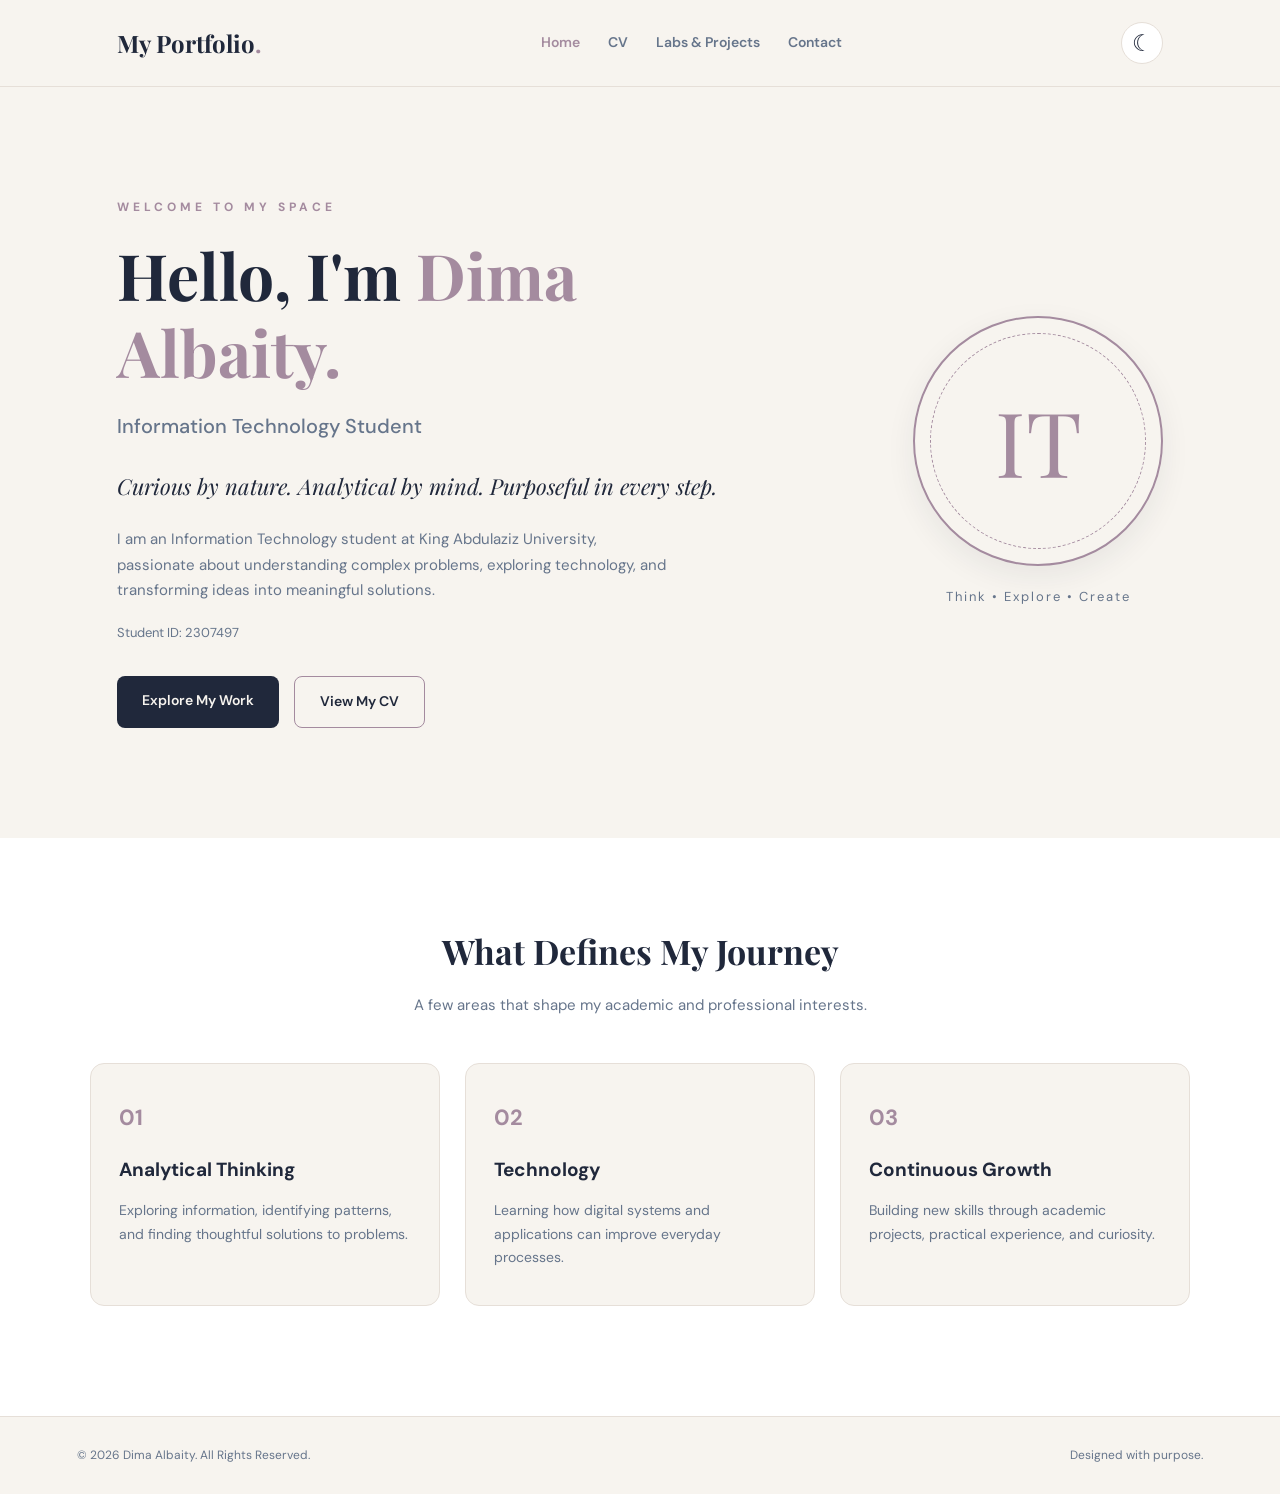
<file: Labs/Assignments/index.html>
<!DOCTYPE html>
<html lang="en">
<head>
    <meta charset="UTF-8">
    <meta name="viewport" content="width=device-width, initial-scale=1.0">
    <title>My Portfolio | Home</title>
    <link rel="stylesheet" href="style.css">
</head>

<body>
    <header>
        <nav class="navbar">
            <a href="index.html" class="logo">My Portfolio<span>.</span></a>

            <div class="nav-links">
                <a href="index.html" class="active">Home</a>
                <a href="cv.html">CV</a>
                <a href="labs.html">Labs & Projects</a>
                <a href="contact.html">Contact</a>
            </div>

            <button id="theme-toggle" type="button" aria-label="Toggle dark mode">
                ☾
            </button>
        </nav>
    </header>

    <main>
        <section class="hero">
            <div class="hero-content">
                <p class="greeting">WELCOME TO MY SPACE</p>

                <h1>Hello, I'm <span>Dima Albaity.</span></h1>

                <h2>Information Technology Student</h2>

                <p class="description">
                    Curious by nature. Analytical by mind.
                    Purposeful in every step.
                </p>

                <p class="about">
                    I am an Information Technology student at
                    King Abdulaziz University, passionate about
                    understanding complex problems, exploring
                    technology, and transforming ideas into
                    meaningful solutions.
                </p>

                <p class="student-id">
                    Student ID: 2307497
                </p>

                <div class="hero-buttons">
                    <a href="labs.html" class="btn primary-btn">
                        Explore My Work
                    </a>

                    <a href="cv.html" class="btn secondary-btn">
                        View My CV
                    </a>
                </div>
            </div>

            <div class="hero-decoration">
                <div class="circle">
                    <span>IT</span>
                </div>
                <p>Think • Explore • Create</p>
            </div>
        </section>

        <section class="highlights">
            <h2>What Defines My Journey</h2>
            <p class="section-subtitle">
                A few areas that shape my academic and professional interests.
            </p>

            <div class="cards">
                <article class="card">
                    <div class="card-icon">01</div>
                    <h3>Analytical Thinking</h3>
                    <p>
                        Exploring information, identifying patterns,
                        and finding thoughtful solutions to problems.
                    </p>
                </article>

                <article class="card">
                    <div class="card-icon">02</div>
                    <h3>Technology</h3>
                    <p>
                        Learning how digital systems and applications
                        can improve everyday processes.
                    </p>
                </article>

                <article class="card">
                    <div class="card-icon">03</div>
                    <h3>Continuous Growth</h3>
                    <p>
                        Building new skills through academic projects,
                        practical experience, and curiosity.
                    </p>
                </article>
            </div>
        </section>
    </main>

    <footer>
        <p>© 2026 Dima Albaity. All Rights Reserved.</p>
        <p>Designed with purpose.</p>
    </footer>

    <script src="theme.js"></script>
</body>
</html>
</file>
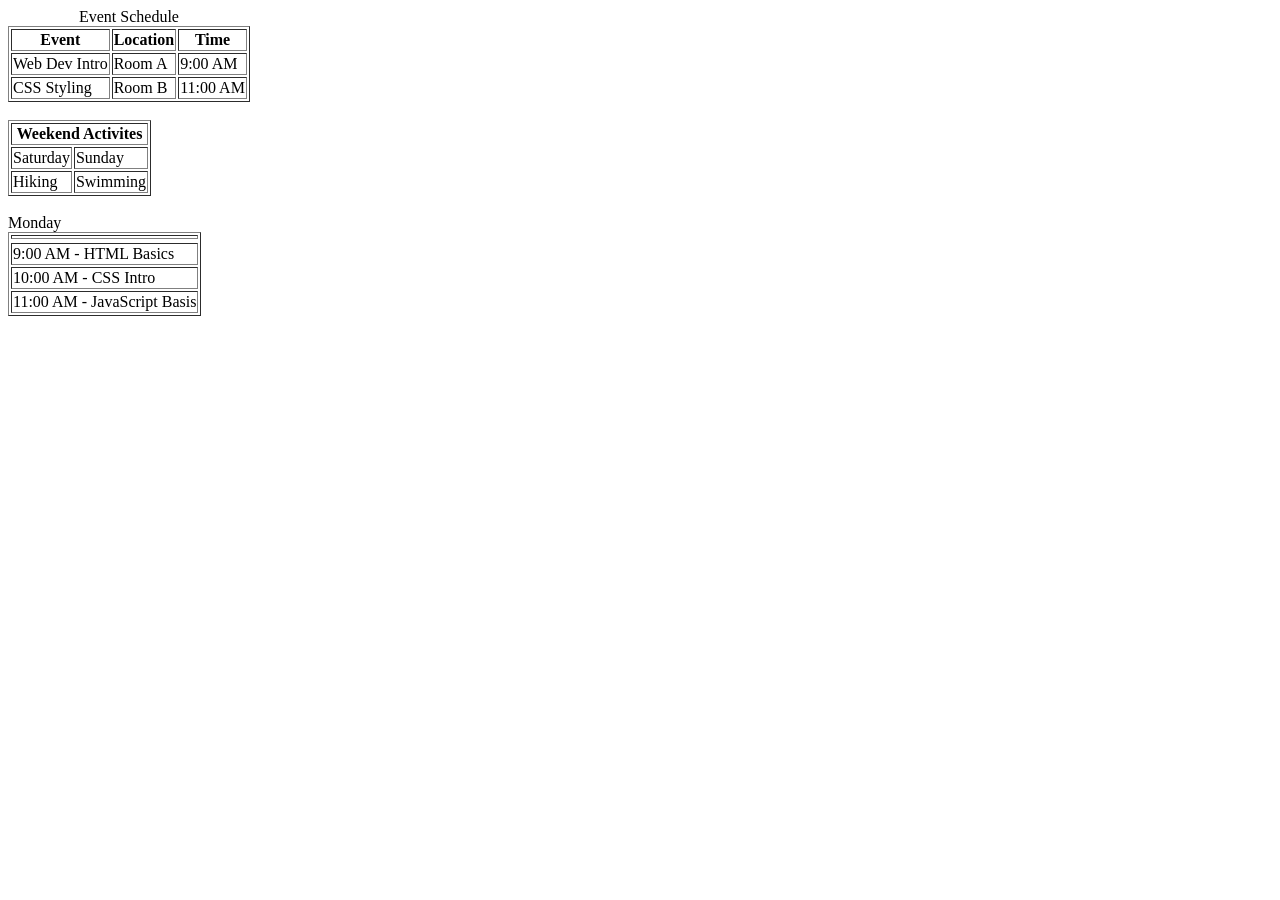
<file: Labs/Activities.html>
<!DOCTYPE html>
<html lang="en">
<head>
    <meta charset="UTF-8">
    <meta name="viewport" content="width=device-width, initial-scale=1.0">
    <title>Document</title>
</head>
<body>
<table border="1">
    <caption>
    Event Schedule
  </caption>
    <tr>
      <th>Event</th>
      <th>Location</th>
      <th>Time</th>
    </tr>
  <tbody>
    <tr>
      <td>Web  Dev Intro</td>
      <td>Room A</td>
      <td>9:00 AM</td>
    </tr>
    <tr>
      <td>CSS Styling</td>
      <td>Room B</td>
      <td>11:00 AM</td>
    </tr>
  </tbody>
</table>
<br>
<table border="1">
    <tr>
      <th colspan="2">Weekend Activites</th>
    </tr>
  <tbody>
    <tr>
      <td>Saturday</td>
      <td>Sunday</td>
    </tr>
    <tr>
      <td>Hiking</td>
      <td>Swimming</td>
    </tr>
  </tbody>
</table>
<br>
<table border="1">
    <th>
      <tr rowspan="3">Monday</tr>
    </th>
  <tbody>
    <tr>
      <td>9:00 AM - HTML Basics</td>
    </tr>
    <tr>
      <td>10:00 AM - CSS Intro</td>
    </tr>
    <tr>
      <td>11:00 AM - JavaScript Basis</td>
    </tr>
  </tbody>
</table>
</body>
</html>
</file>
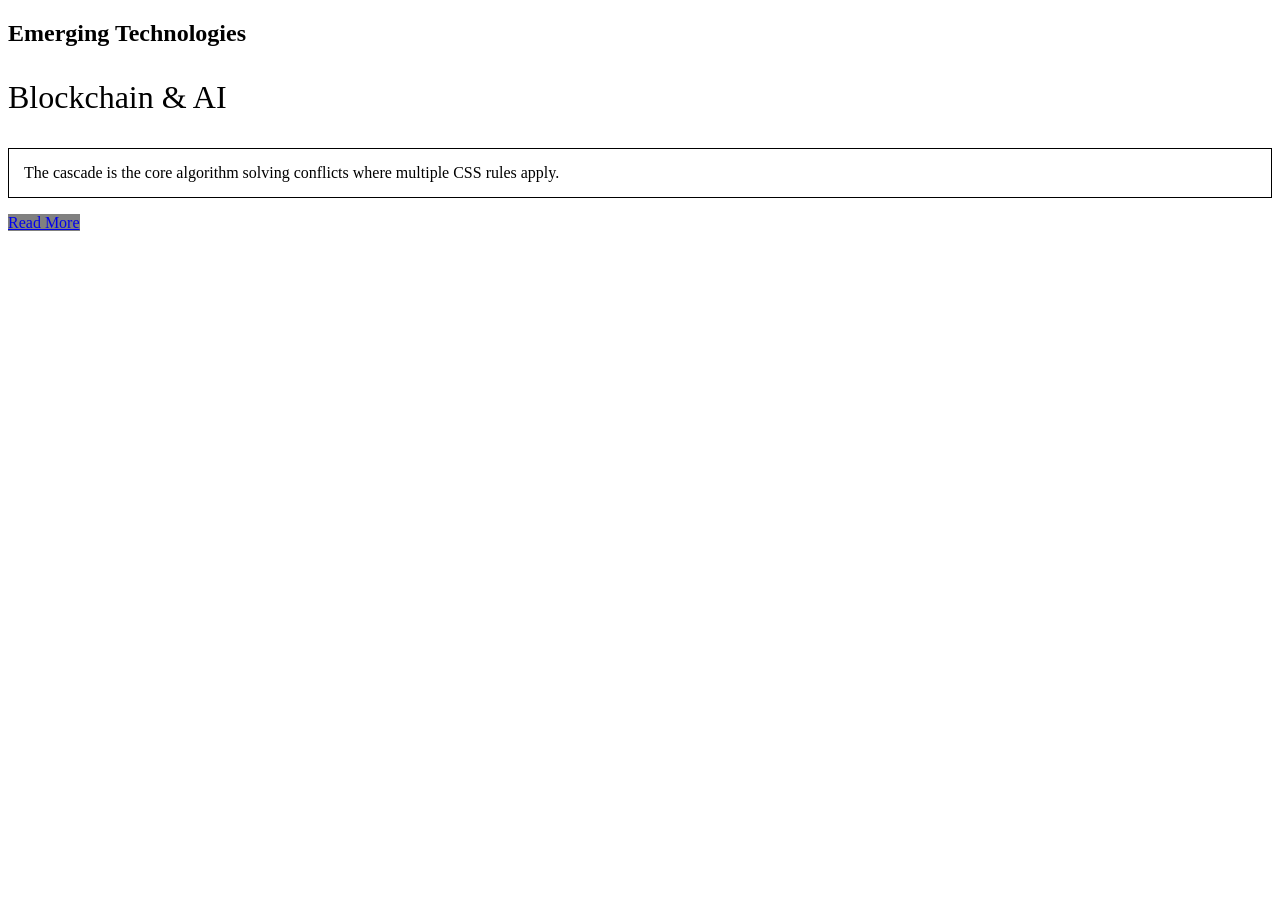
<file: Labs/Activity2.html>
<!DOCTYPE html>
<html lang="en">
<head>
    <meta charset="UTF-8">
    <meta name="viewport" content="width=device-width, initial-scale=1.0">
    <title>Document</title>
</head>
<body>
    <article class="card">
  <h2 class="title">Emerging Technologies</h2>
  <div class="subtitle-wrapper" style="font-size: 20px;">
    <p class="subtitle">Blockchain & AI</p>
  </div>
  <p class="content">The cascade is the core algorithm solving conflicts where multiple CSS rules apply.</p>
  <a href="#" class="read-more" style="background-color: gray;">Read More</a>
</article>

<style>
.read-more:hover {
  background-color: blue !important;
}
 
.subtitle {
  font-size: 2rem; 
}
 
.content {
  border: 1px solid black;
  padding: 15px; 
}
</style>
</body>
</html>
</file>
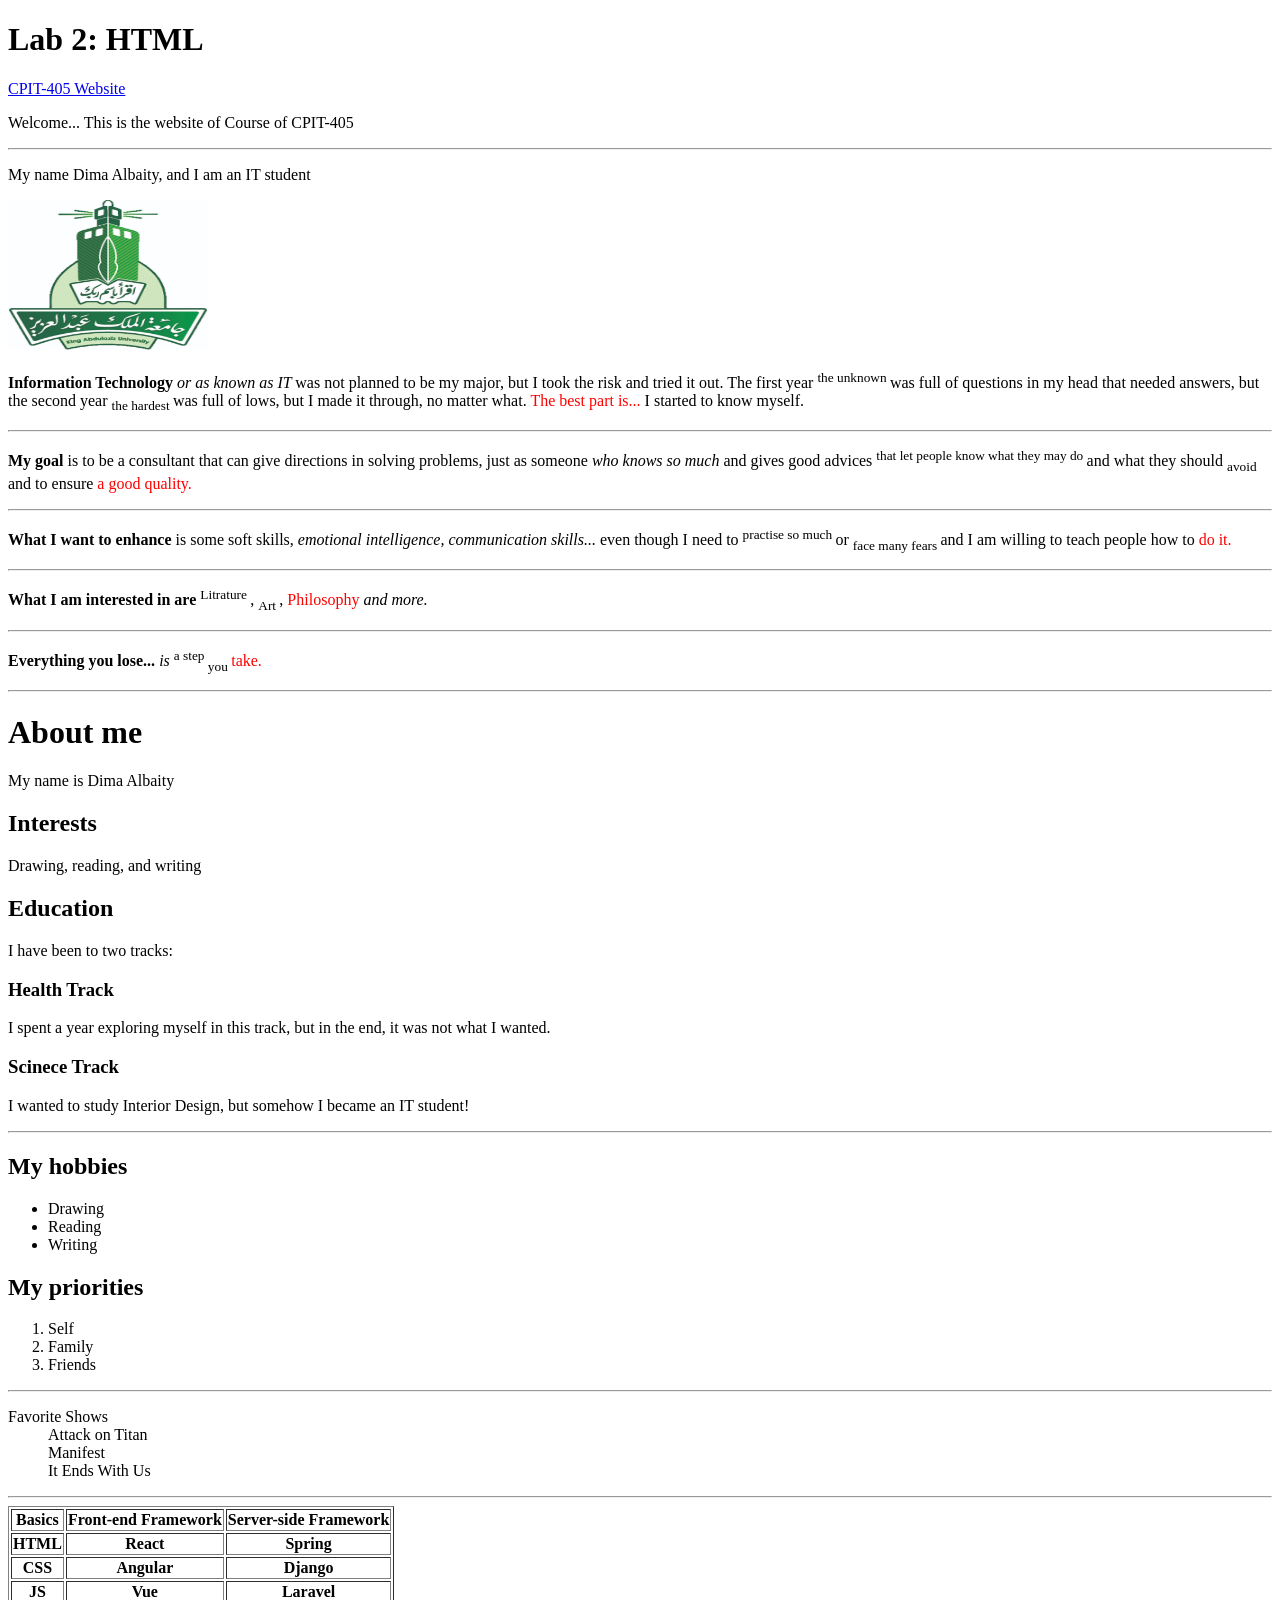
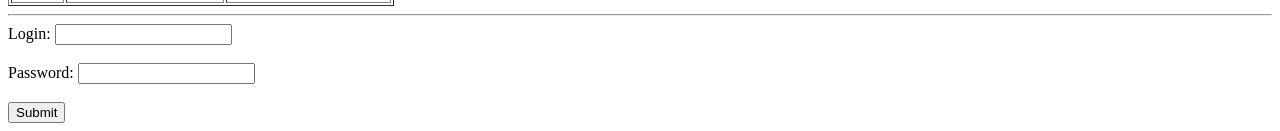
<file: Labs/Lab2.html>
<!DOCTYPE html>
<html lang="en">
<head>
    <meta charset="UTF-8">
    <meta name="viewport" content="width=device-width, initial-scale=1.0">
    <title>CPIT-405 lab 2</title>
</head>
<body>
    <h1>Lab 2: HTML</h1>

    <a href="https://cpit405.gitlab.io">CPIT-405 Website</a>

    <p>Welcome... This is the website of Course of CPIT-405</p>
    <hr>
    <p>My name Dima Albaity, and I am an IT student</p>

    <a href="https://cpit405.com/index.html"><img src="Images/20231125191228!Kaau_logo.jpg" alt="CPIT-405 website" width="200" height="150"></a>

    <p><strong>Information Technology </strong><em>or as known as IT </em>was not planned to be my major, but I took the risk and tried it out.
    The first year <sup>the unknown </sup>was full of questions in my head that needed answers, but the second year <sub>the hardest </sub>was full of lows, but I made it through, no matter what. <span style = "color: red">The best part is... </span> I started to know myself.</p>

    <hr>

    <p><strong>My goal </strong>is to be a consultant that can give directions in solving problems, just as someone <em>who knows so much </em>and gives good advices <sup>that let people know what they may do </sup> and what they should <sub>avoid </sub> and to ensure <span style = "color: red">a good quality.</span></p>

    <hr>

    <p><strong>What I want to enhance </strong> is some soft skills, <em>emotional intelligence, communication skills... </em> even though I need to <sup>practise so much </sup>or <sub>face many fears </sub> and I am willing to teach people how to <span style = "color: red">do it.</span></p>

    <hr>

    <p><strong>What I am interested in are </strong><sup>Litrature </sup>, <sub>Art </sub>, <span style = "color: red">Philosophy </span> <em>and more. </em></p>

    <hr>

    <p><strong>Everything you lose... </strong><em>is </em><sup>a step </sup><sub>you </sub><span style = "color: red">take. </span></p>

    <hr>

    <h1>About me</h1>
    <p>My name is Dima Albaity</p>

    <h2>Interests</h2>
    <p>Drawing, reading, and writing</p>

    <h2>Education</h2>
    <p>I have been to two tracks:</p>

    <h3>Health Track</h3>
    <p>I spent a year exploring myself in this track, but in the end, it was not what I wanted.</p>

    <h3>Scinece Track</h3>
    <p>I wanted to study Interior Design, but somehow I became an IT student!</p>
    
    <hr>

    <h2>My hobbies</h2>
    <ul>
        <li>Drawing</li>
        <li>Reading</li>
        <li>Writing</li>
    </ul>

    <h2>My priorities</h2>
    <ol>
        <li>Self</li>
        <li>Family</li>
        <li>Friends</li>
    </ol>

    <hr>

    <dl>
        <dt>Favorite Shows</dt>
        <dd>Attack on Titan</dd>
        <dd>Manifest</dd>
        <dd>It Ends With Us</dd>
    </dl>

    <hr>

    <table border="1">
        <tr>
            <th>Basics</th>
            <th>Front-end Framework</th>
            <th>Server-side Framework</th>
        </tr>
        <tr>
            <th>HTML</th>
            <th>React</th>
            <th>Spring</th>
        </tr>
        <tr>
            <th>CSS</th>
            <th>Angular</th>
            <th>Django</th>
        </tr>
        <tr>
            <th>JS</th>
            <th>Vue</th>
            <th>Laravel</th>
        </tr>
    </table>

    <hr>

    <form>
    <label for="login">Login:</label>
    <input type="text" id="login" name="login">

    <br><br>

    <label for="password">Password:</label>
    <input type="password" id="password" name="password">

    <br><br>

    <input type="submit" value="Submit">
    </form>

</body>
</html>
</file>
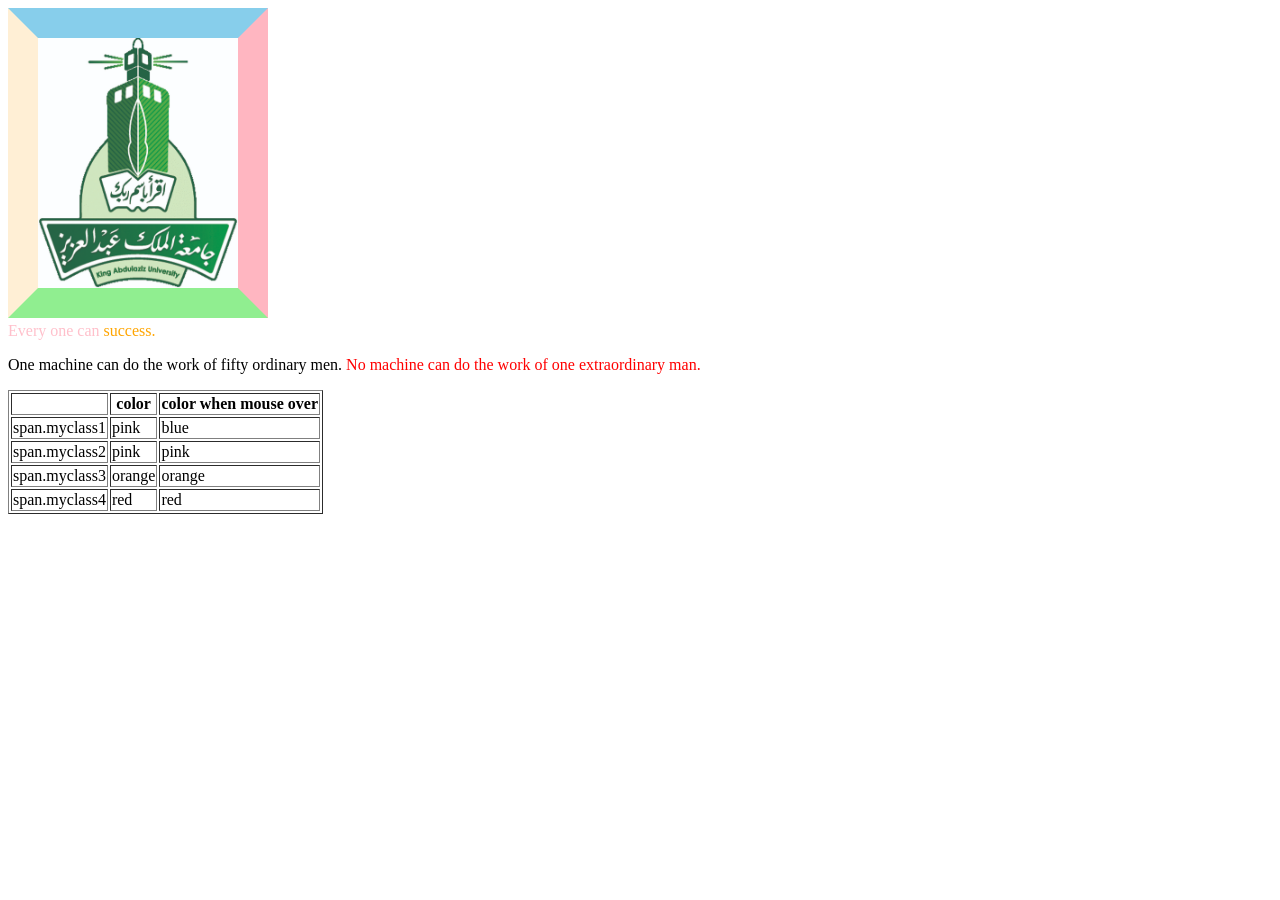
<file: Labs/Lab3.html>
<!DOCTYPE html>
<html lang="en">
<head>
    <meta charset="UTF-8">
    <meta name="viewport" content="width=device-width, initial-scale=1.0">
    <title>Document</title>
</head>
<body>
    <div class="image-preview">
        <img src="Images/20231125191228!Kaau_logo.jpg" alt="KAU Logo" width="200" height="250">
    </div>

    <style>
    .image-preview img {
        border-top: 30px solid skyblue;
        border-right: 30px solid lightpink;
        border-bottom: 30px solid lightgreen;
        border-left: 30px solid #ffefd5;
    }
    </style>

    <div id="header">
        <span class="myclass1">Every</span>
        <span class="myclass2">one can</span>
        <span class="myclass3">success.</span>
    </div>
    
    <p> One machine can do the work of fifty ordinary men.
        <span class="myclass4">No machine can do the work of one extraordinary man.</span>
    </p>

    <style>
        p > span { color: red; }
        #header span { color: pink; }
        span { color: green; }
        #header *:last-child { color: orange; }
        #header span:first-child:hover { color: blue; }
    </style>

    <table border="1">
        <tr>
            <th></th>
            <th>color</th>
            <th>color when mouse over</th>
        </tr>

        <tr>
            <td>span.myclass1</td>
            <td>pink</td>
            <td>blue</td>
        </tr>

        <tr>
            <td>span.myclass2</td>
            <td>pink</td>
            <td>pink</td>
        </tr>

        <tr>
            <td>span.myclass3</td>
            <td>orange</td>
            <td>orange</td>
        </tr>

        <tr>
            <td>span.myclass4</td>
            <td>red</td>
            <td>red</td>
        </tr>
    </table>
</body>
</html>
</file>
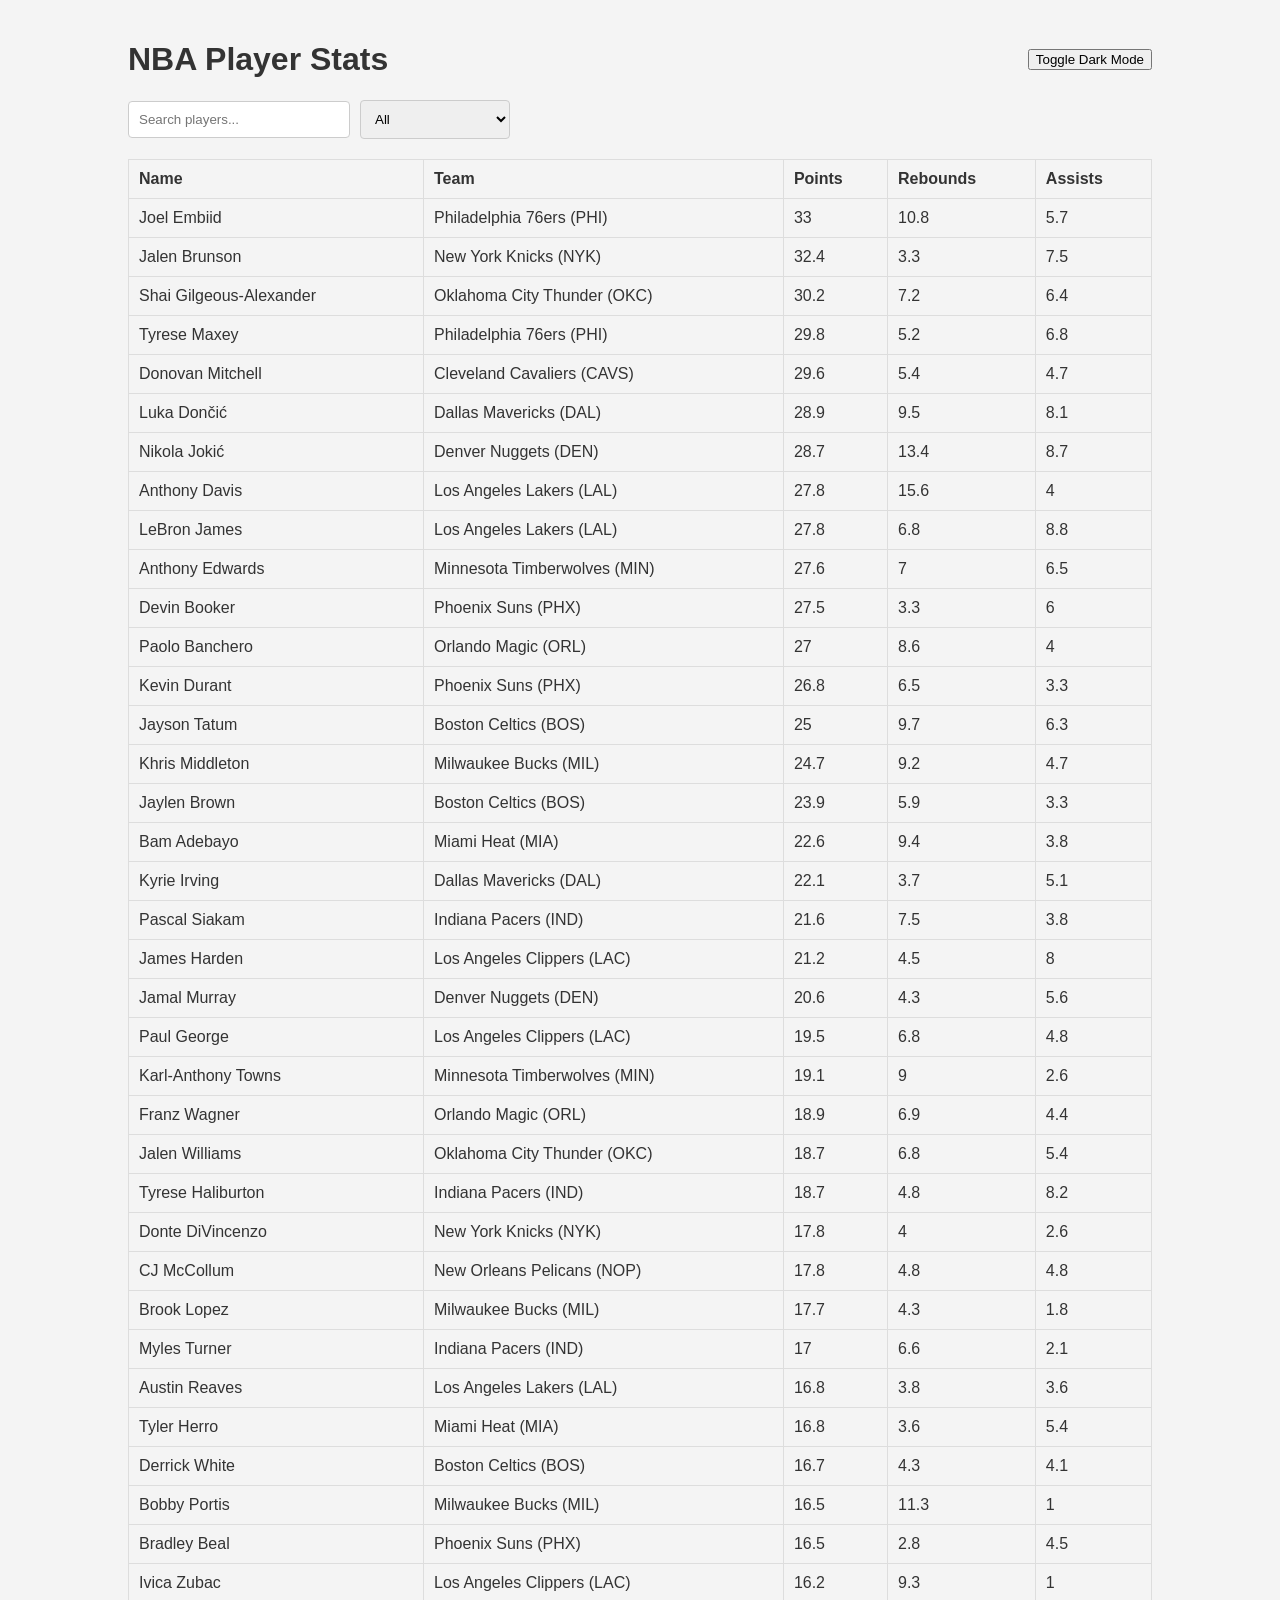
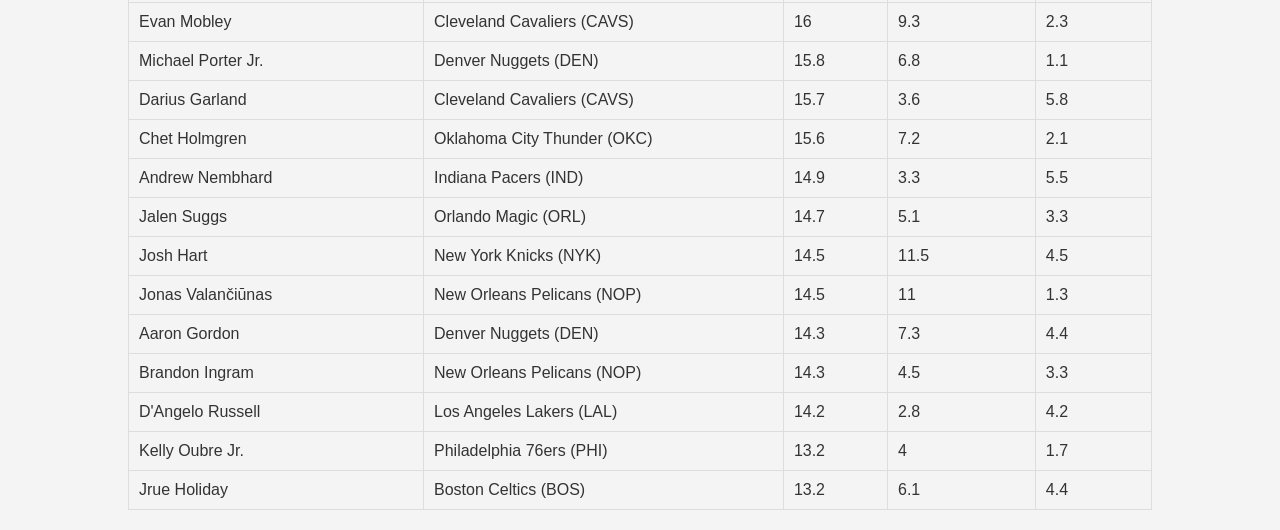
<file: Labs/Lab5.html>
<!DOCTYPE html>
<html lang="en">

<head>
    <meta charset="UTF-8">
    <meta name="viewport" content="width=device-width, initial-scale=1.0">
    <title>NBA Stats</title>
    <link rel="stylesheet" href="Lab5.css">

</head>

<body>
    <div class="container">
        <header>
            <h1>NBA Player Stats</h1>
            <button id="dark-mode-toggle">Toggle Dark Mode</button>
        </header>

        <search class="table-filters">
            <input type="text" id="search" placeholder="Search players...">
            <select id="team-filter">
                <option value="all">All</option>
                <!-- Teams will be populated in JS -->
            </select>
        </search>

        <table id="player-stats">
            <thead>
                <tr>
                    <th>Name</th>
                    <th>Team</th>
                    <th>Points</th>
                    <th>Rebounds</th>
                    <th>Assists</th>
                </tr>
            </thead>
            <tbody id="player-rows">
                <!-- Rows will be populated in JS -->
            </tbody>
        </table>
    </div>
    <script src="Lab5.js"></script>
</body>

</html>
</file>
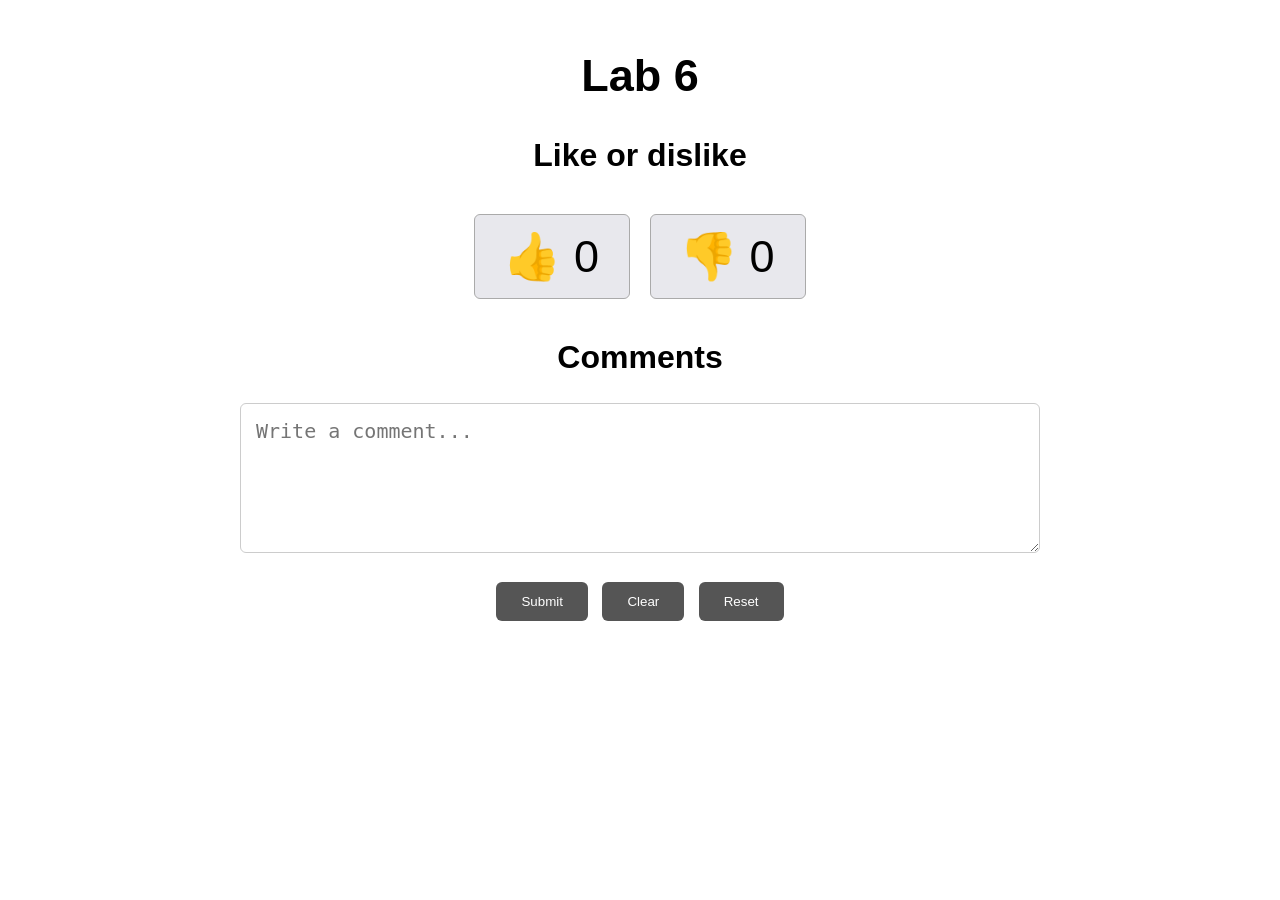
<file: Labs/Lab6.html>
<!DOCTYPE html>
<html lang="en">
<head>
    <meta charset="UTF-8">
    <meta name="viewport" content="width=device-width, initial-scale=1.0">
    <title>Lab 6 - Like or Dislike</title>
    <link rel="stylesheet" href="Lab6.css">
</head>
<body>
    <div class="container">
        <h1>Lab 6</h1>
        <h2>Like or dislike</h2>

        <div class="vote-buttons">
            <button id="like-btn">👍 <span id="likes">0</span></button>
            <button id="dislike-btn">👎 <span id="dislikes">0</span></button>
        </div>

        <h2>Comments</h2>

        <textarea id="comment-input"
            placeholder="Write a comment..."></textarea>

        <div class="actions">
            <button id="submit-btn">Submit</button>
            <button id="clear-btn">Clear</button>
            <button id="reset-btn">Reset</button>
        </div>

        <p id="message"></p>
        <div id="comments-list"></div>
    </div>

    <script src="Lab6.js"></script>
</body>
</html>
</file>
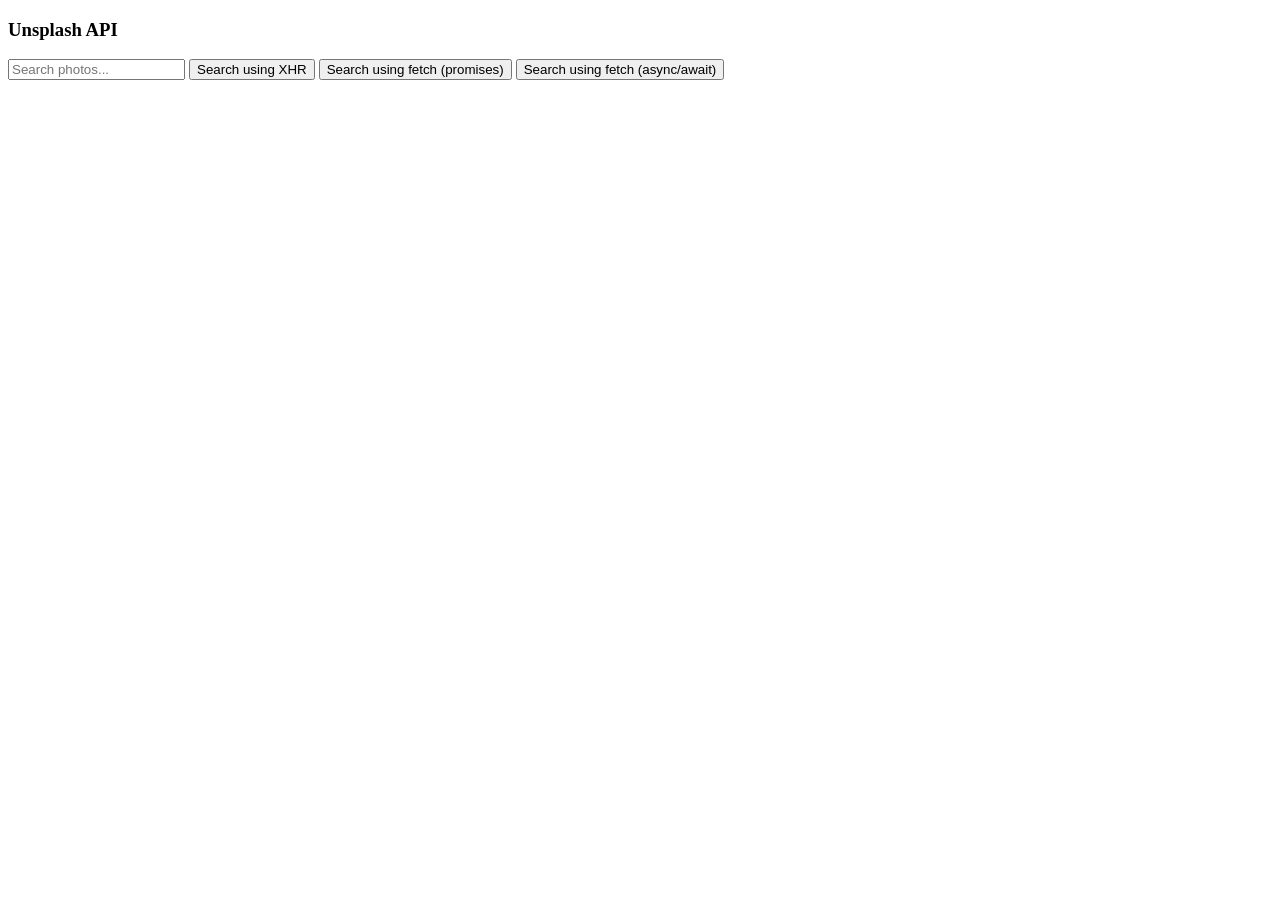
<file: Labs/Lab7.html>
<!DOCTYPE html>
<html lang="en">
<head>
    <meta charset="UTF-8">
    <meta name="viewport" content="width=device-width, initial-scale=1.0">
    <title>Unsplash API - Lab 7</title>

</head>

<body>
    <header>
        <h3>Unsplash API</h3>

        <input id="inputBox" type="text"
               placeholder="Search photos...">

        <button onclick="searchUsingXHR()">
            Search using XHR
        </button>

        <button onclick="searchUsingFetch()">
            Search using fetch (promises)
        </button>

        <button onclick="searchUsingFetchAwaitAsync()">
            Search using fetch (async/await)
        </button>
    </header>

    <div id="gallery"></div>

    <script src="Lab7.js"></script>
</body>
</html>
</file>
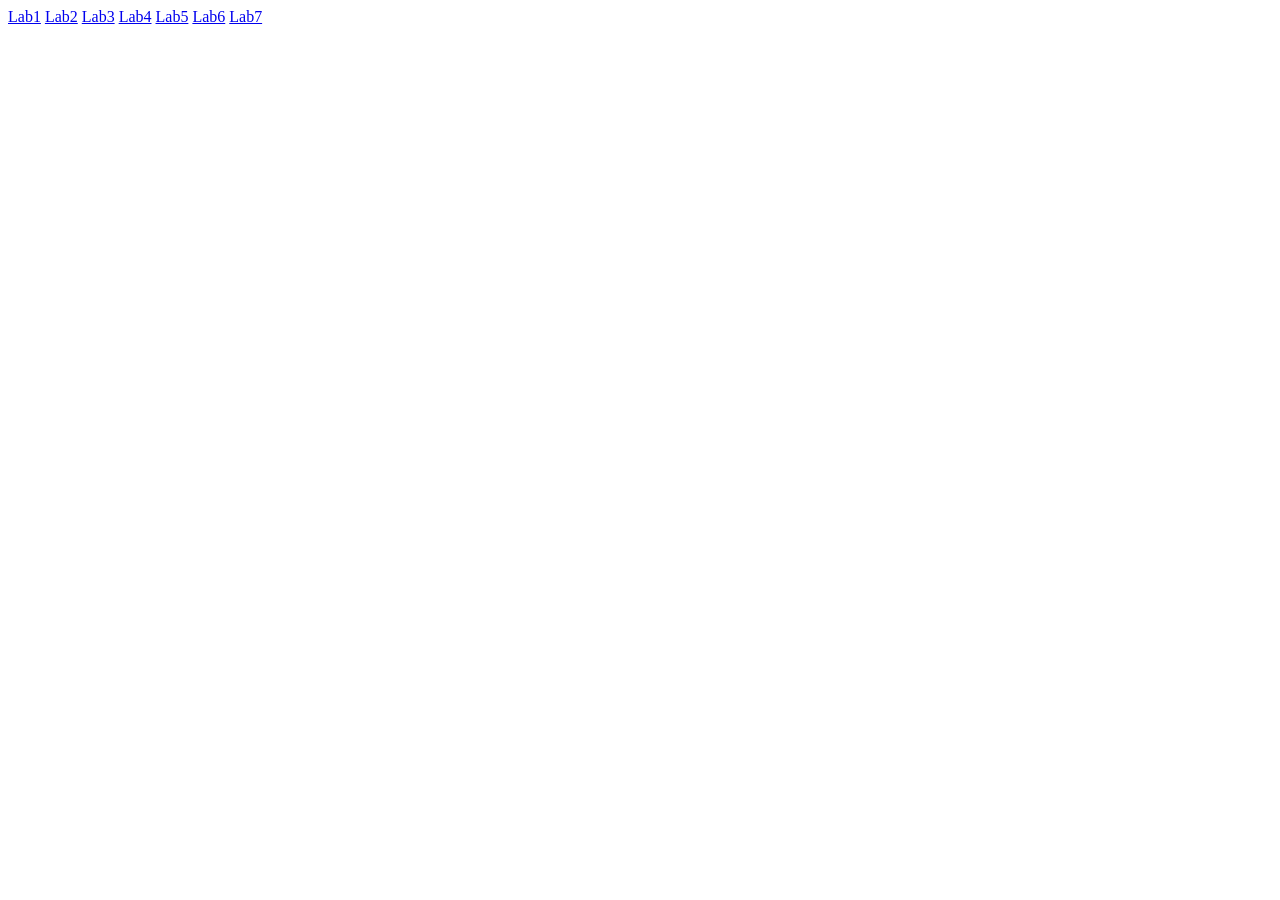
<file: Labs/Labs.html>
<!DOCTYPE html>
<html lang="en">
<head>
    <meta charset="UTF-8">
    <meta name="viewport" content="width=, initial-scale=1.0">
    <title>Document</title>
</head>
<body>
    <a href="Lab1.html">Lab1</a>
    <a href="Lab2.html">Lab2</a>
    <a href="Lab3.html">Lab3</a>
    <a href="Lab4.html">Lab4</a>
    <a href="Lab5.html">Lab5</a>
    <a href="Lab6.html">Lab6</a>
    <a href="Lab7.html">Lab7</a>
</body>
</html>
</file>
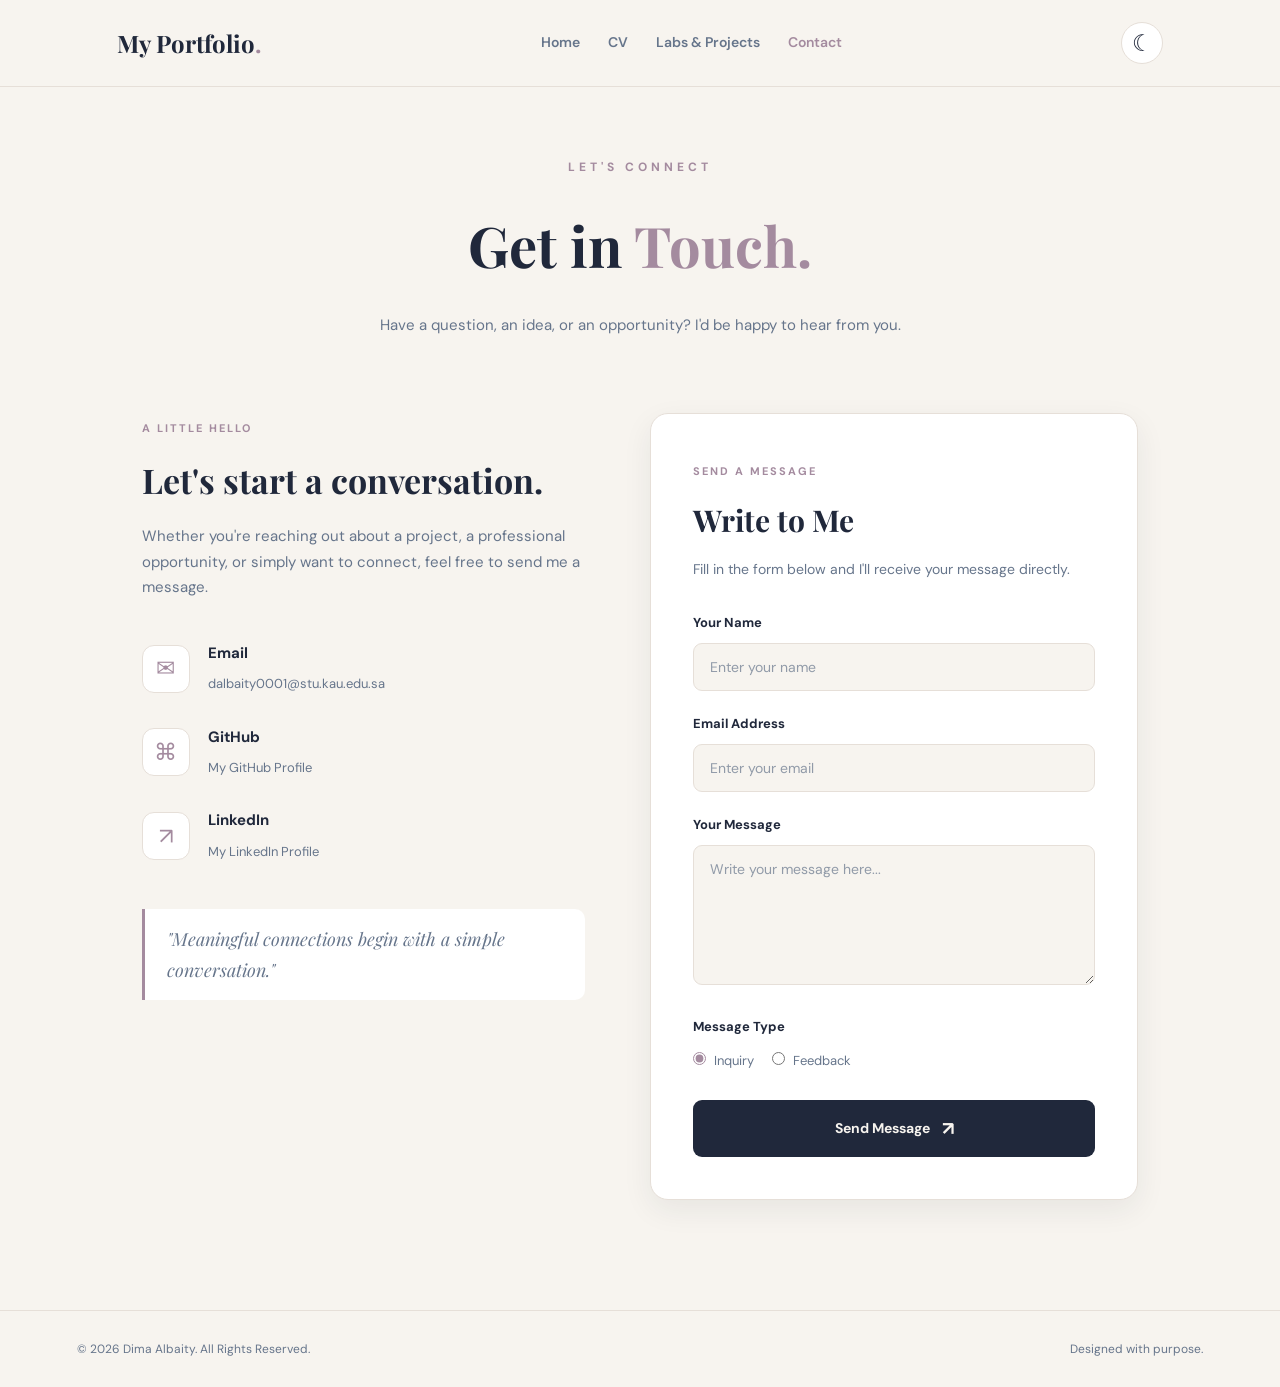
<file: Labs/Assignments/contact.html>
<!DOCTYPE html>
<html lang="en">
<head>
    <meta charset="UTF-8">
    <meta name="viewport" content="width=device-width, initial-scale=1.0">
    <title>My Portfolio | Contact</title>
    <link rel="stylesheet" href="style.css">
</head>

<body>
    <header>
        <nav class="navbar">
            <a href="index.html" class="logo">My Portfolio<span>.</span></a>

            <div class="nav-links">
                <a href="index.html">Home</a>
                <a href="cv.html">CV</a>
                <a href="labs.html">Labs & Projects</a>
                <a href="contact.html" class="active">Contact</a>
            </div>

            <button id="theme-toggle" type="button" aria-label="Toggle dark mode">
                ☾
            </button>
        </nav>
    </header>

    <main class="contact-container">

        <section class="contact-heading">
            <p class="greeting">LET'S CONNECT</p>
            <h1>Get in <span>Touch.</span></h1>
            <p>
                Have a question, an idea, or an opportunity?
                I'd be happy to hear from you.
            </p>
        </section>

        <section class="contact-layout">

            <div class="contact-info">
                <span class="contact-label">A LITTLE HELLO</span>

                <h2>Let's start a conversation.</h2>

                <p>
                    Whether you're reaching out about a project,
                    a professional opportunity, or simply want
                    to connect, feel free to send me a message.
                </p>

                <div class="contact-detail">
                    <span class="contact-detail-icon">✉</span>
                    <div>
                        <h3>Email</h3>
                        <a href="mailto:dalbaity0001@stu.kau.edu.sa">
                            dalbaity0001@stu.kau.edu.sa
                        </a>
                    </div>
                </div>

                <div class="contact-detail">
                    <span class="contact-detail-icon">⌘</span>
                    <div>
                        <h3>GitHub</h3>
                        <a href="https://github.com/"
                           target="_blank"
                           rel="noopener noreferrer">
                            My GitHub Profile
                        </a>
                    </div>
                </div>

                <div class="contact-detail">
                    <span class="contact-detail-icon">↗</span>
                    <div>
                        <h3>LinkedIn</h3>
                        <a href="https://www.linkedin.com/"
                           target="_blank"
                           rel="noopener noreferrer">
                            My LinkedIn Profile
                        </a>
                    </div>
                </div>

                <div class="contact-quote">
                    <p>
                        "Meaningful connections begin
                        with a simple conversation."
                    </p>
                </div>
            </div>

            <section class="contact-form-card">
                <span class="contact-label">SEND A MESSAGE</span>
                <h2>Write to Me</h2>
                <p class="form-intro">
                    Fill in the form below and I'll receive
                    your message directly.
                </p>

                <form action="https://api.web3forms.com/submit"
                      method="POST">

                    <input type="hidden"
                           name="access_key"
                           value="YOUR_WEB3FORMS_ACCESS_KEY">

                    <input type="hidden"
                           name="subject"
                           value="New Portfolio Contact Message">

                    <input type="checkbox"
                           name="botcheck"
                           class="hidden-field"
                           tabindex="-1"
                           autocomplete="off">

                    <div class="form-group">
                        <label for="name">Your Name</label>
                        <input type="text"
                               id="name"
                               name="name"
                               placeholder="Enter your name"
                               required>
                    </div>

                    <div class="form-group">
                        <label for="email">Email Address</label>
                        <input type="email"
                               id="email"
                               name="email"
                               placeholder="Enter your email"
                               required>
                    </div>

                    <div class="form-group">
                        <label for="message">Your Message</label>
                        <textarea id="message"
                                  name="message"
                                  rows="6"
                                  placeholder="Write your message here..."
                                  required></textarea>
                    </div>

                    <fieldset class="message-type">
                        <legend>Message Type</legend>

                        <label>
                            <input type="radio"
                                   name="message_type"
                                   value="Inquiry"
                                   checked>
                            Inquiry
                        </label>

                        <label>
                            <input type="radio"
                                   name="message_type"
                                   value="Feedback">
                            Feedback
                        </label>
                    </fieldset>

                    <button type="submit" class="send-button">
                        Send Message <span>↗</span>
                    </button>

                </form>
            </section>

        </section>
    </main>

    <footer>
        <p>© 2026 Dima Albaity. All Rights Reserved.</p>
        <p>Designed with purpose.</p>
    </footer>

    <script src="theme.js"></script>
</body>
</html>
</file>
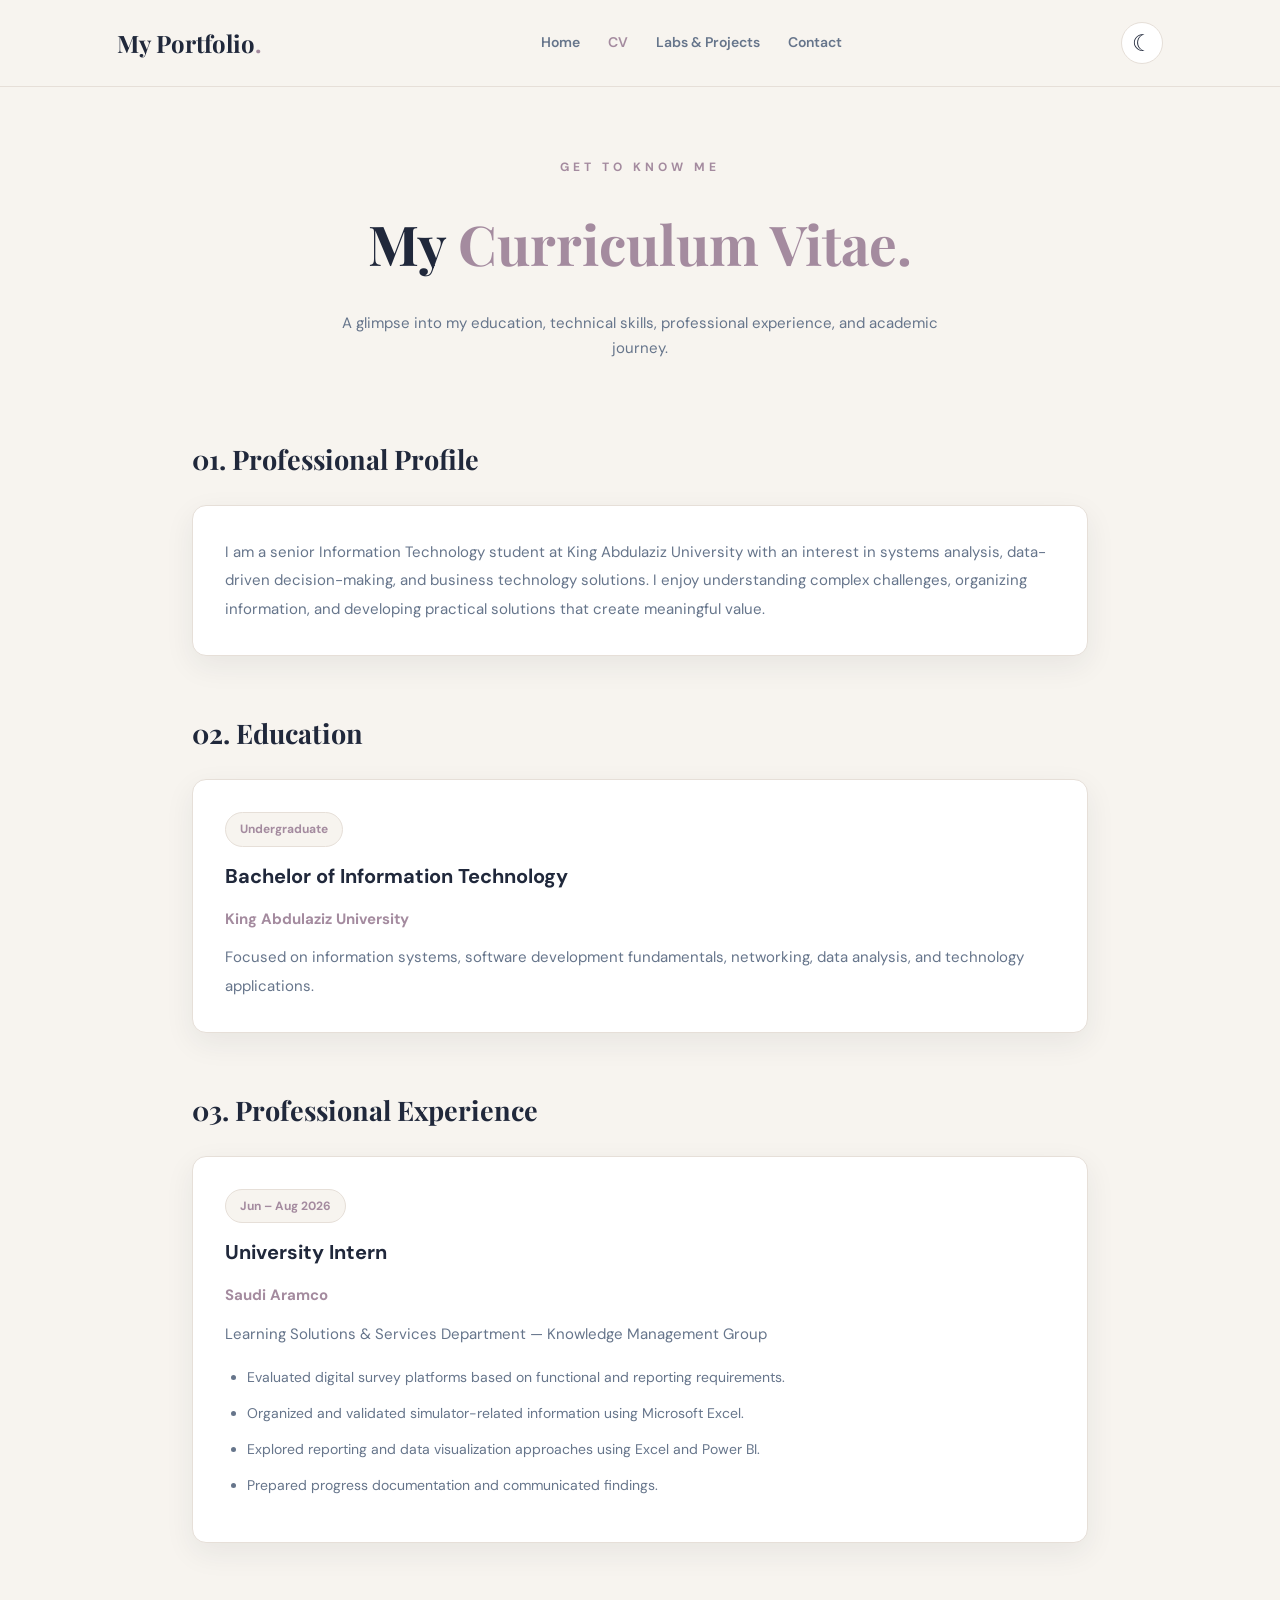
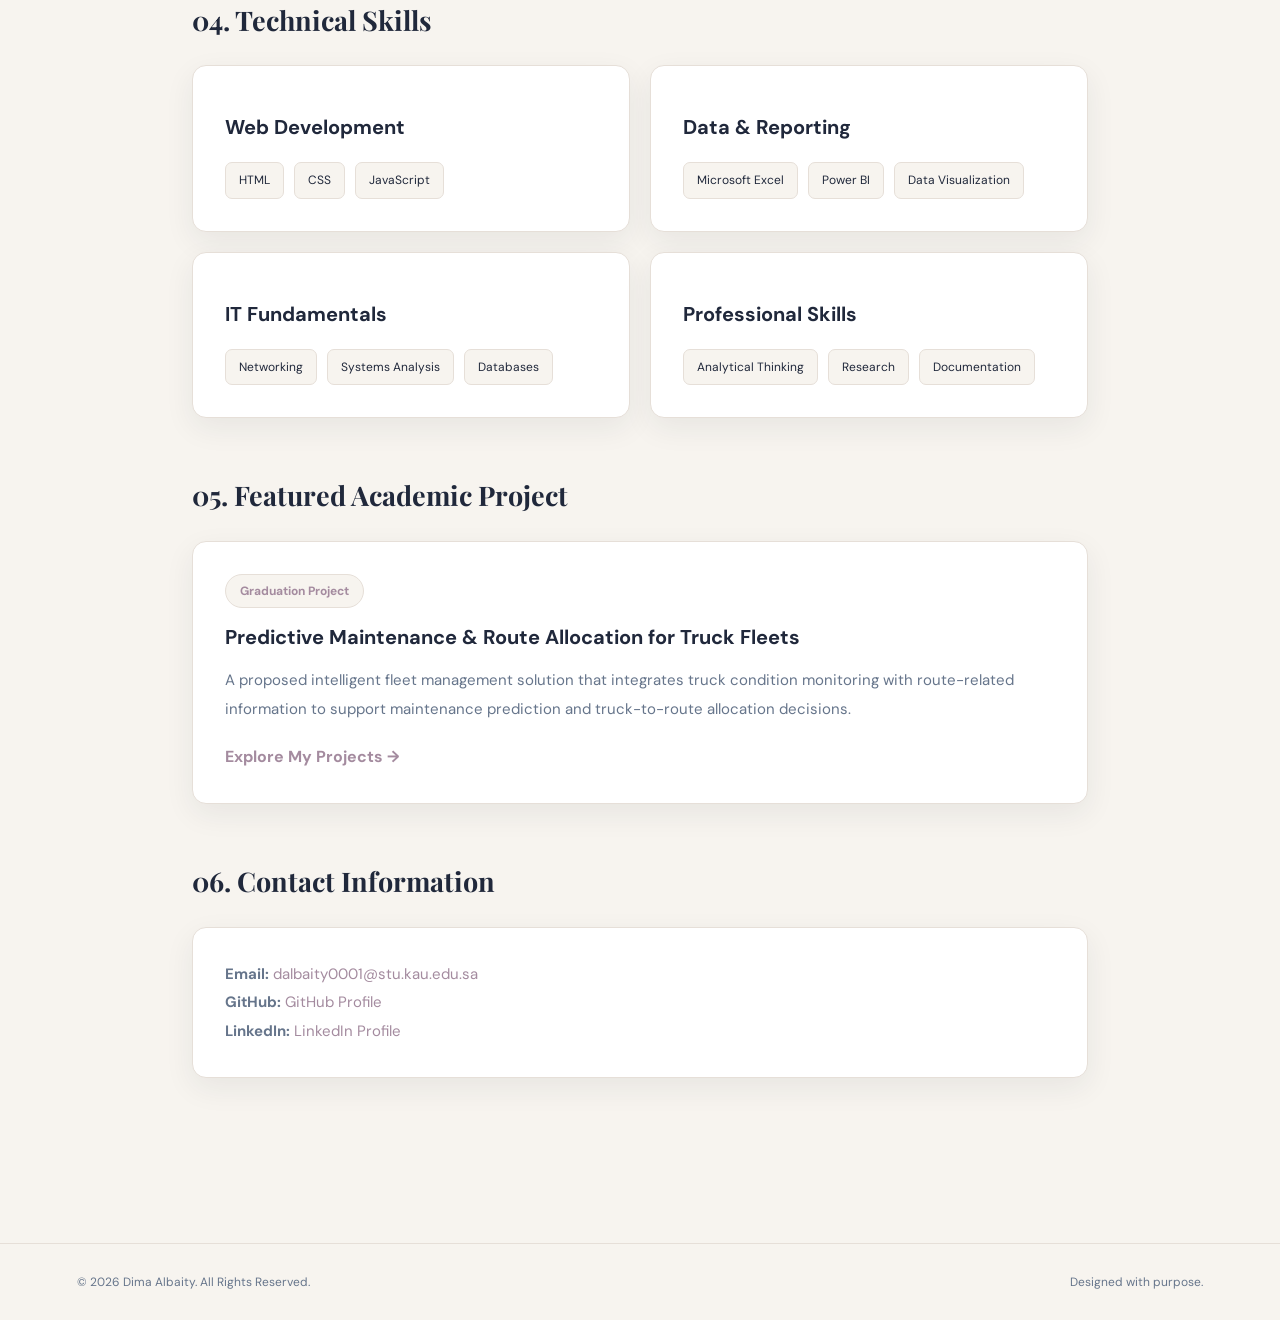
<file: Labs/Assignments/cv.html>
<!DOCTYPE html>
<html lang="en">
<head>
    <meta charset="UTF-8">
    <meta name="viewport" content="width=device-width, initial-scale=1.0">
    <title>My Portfolio | CV</title>
    <link rel="stylesheet" href="style.css">
</head>

<body>
    <header>
        <nav class="navbar">
            <a href="index.html" class="logo">My Portfolio<span>.</span></a>

            <div class="nav-links">
                <a href="index.html">Home</a>
                <a href="cv.html" class="active">CV</a>
                <a href="labs.html">Labs & Projects</a>
                <a href="contact.html">Contact</a>
            </div>

            <button id="theme-toggle" type="button" aria-label="Toggle dark mode">
                ☾
            </button>
        </nav>
    </header>

    <main class="cv-container">

        <section class="cv-heading">
            <p class="greeting">GET TO KNOW ME</p>
            <h1>My <span>Curriculum Vitae.</span></h1>
            <p>
                A glimpse into my education, technical skills,
                professional experience, and academic journey.
            </p>
        </section>

        <section class="cv-section">
            <h2>01. Professional Profile</h2>

            <div class="cv-card">
                <p>
                    I am a senior Information Technology student
                    at King Abdulaziz University with an interest
                    in systems analysis, data-driven decision-making,
                    and business technology solutions.
                    I enjoy understanding complex challenges,
                    organizing information, and developing
                    practical solutions that create meaningful value.
                </p>
            </div>
        </section>

        <section class="cv-section">
            <h2>02. Education</h2>

            <div class="cv-card">
                <span class="cv-tag">Undergraduate</span>

                <h3>Bachelor of Information Technology</h3>

                <p class="cv-organization">
                    King Abdulaziz University
                </p>

                <p>
                    Focused on information systems,
                    software development fundamentals,
                    networking, data analysis,
                    and technology applications.
                </p>
            </div>
        </section>

        <section class="cv-section">
            <h2>03. Professional Experience</h2>

            <div class="cv-card">
                <span class="cv-tag">Jun – Aug 2026</span>

                <h3>University Intern</h3>

                <p class="cv-organization">
                    Saudi Aramco
                </p>

                <p class="cv-detail">
                    Learning Solutions & Services Department
                    — Knowledge Management Group
                </p>

                <ul>
                    <li>
                        Evaluated digital survey platforms
                        based on functional and reporting requirements.
                    </li>

                    <li>
                        Organized and validated simulator-related
                        information using Microsoft Excel.
                    </li>

                    <li>
                        Explored reporting and data visualization
                        approaches using Excel and Power BI.
                    </li>

                    <li>
                        Prepared progress documentation
                        and communicated findings.
                    </li>
                </ul>
            </div>
        </section>

        <section class="cv-section">
            <h2>04. Technical Skills</h2>

            <div class="skills-grid">
                <div class="cv-card">
                    <h3>Web Development</h3>
                    <div class="skill-tags">
                        <span>HTML</span>
                        <span>CSS</span>
                        <span>JavaScript</span>
                    </div>
                </div>

                <div class="cv-card">
                    <h3>Data & Reporting</h3>
                    <div class="skill-tags">
                        <span>Microsoft Excel</span>
                        <span>Power BI</span>
                        <span>Data Visualization</span>
                    </div>
                </div>

                <div class="cv-card">
                    <h3>IT Fundamentals</h3>
                    <div class="skill-tags">
                        <span>Networking</span>
                        <span>Systems Analysis</span>
                        <span>Databases</span>
                    </div>
                </div>

                <div class="cv-card">
                    <h3>Professional Skills</h3>
                    <div class="skill-tags">
                        <span>Analytical Thinking</span>
                        <span>Research</span>
                        <span>Documentation</span>
                    </div>
                </div>
            </div>
        </section>

        <section class="cv-section">
            <h2>05. Featured Academic Project</h2>

            <div class="cv-card">
                <span class="cv-tag">Graduation Project</span>

                <h3>
                    Predictive Maintenance & Route Allocation
                    for Truck Fleets
                </h3>

                <p>
                    A proposed intelligent fleet management
                    solution that integrates truck condition
                    monitoring with route-related information
                    to support maintenance prediction and
                    truck-to-route allocation decisions.
                </p>

                <a href="labs.html" class="cv-link">
                    Explore My Projects →
                </a>
            </div>
        </section>

        <section class="cv-section">
            <h2>06. Contact Information</h2>

            <div class="cv-card">
                <p>
                    <strong>Email:</strong>
                    <a href="mailto:dalbaity0001@stu.kau.edu.sa">
                        dalbaity0001@stu.kau.edu.sa
                    </a>
                </p>

                <p>
                    <strong>GitHub:</strong>
                    <a href="https://github.com/" target="_blank" rel="noopener noreferrer">
                        GitHub Profile
                    </a>
                </p>

                <p>
                    <strong>LinkedIn:</strong>
                    <a href="https://www.linkedin.com/" target="_blank" rel="noopener noreferrer">
                        LinkedIn Profile
                    </a>
                </p>
            </div>
        </section>

    </main>

    <footer>
        <p>© 2026 Dima Albaity. All Rights Reserved.</p>
        <p>Designed with purpose.</p>
    </footer>

    <script src="theme.js"></script>
</body>
</html>
</file>
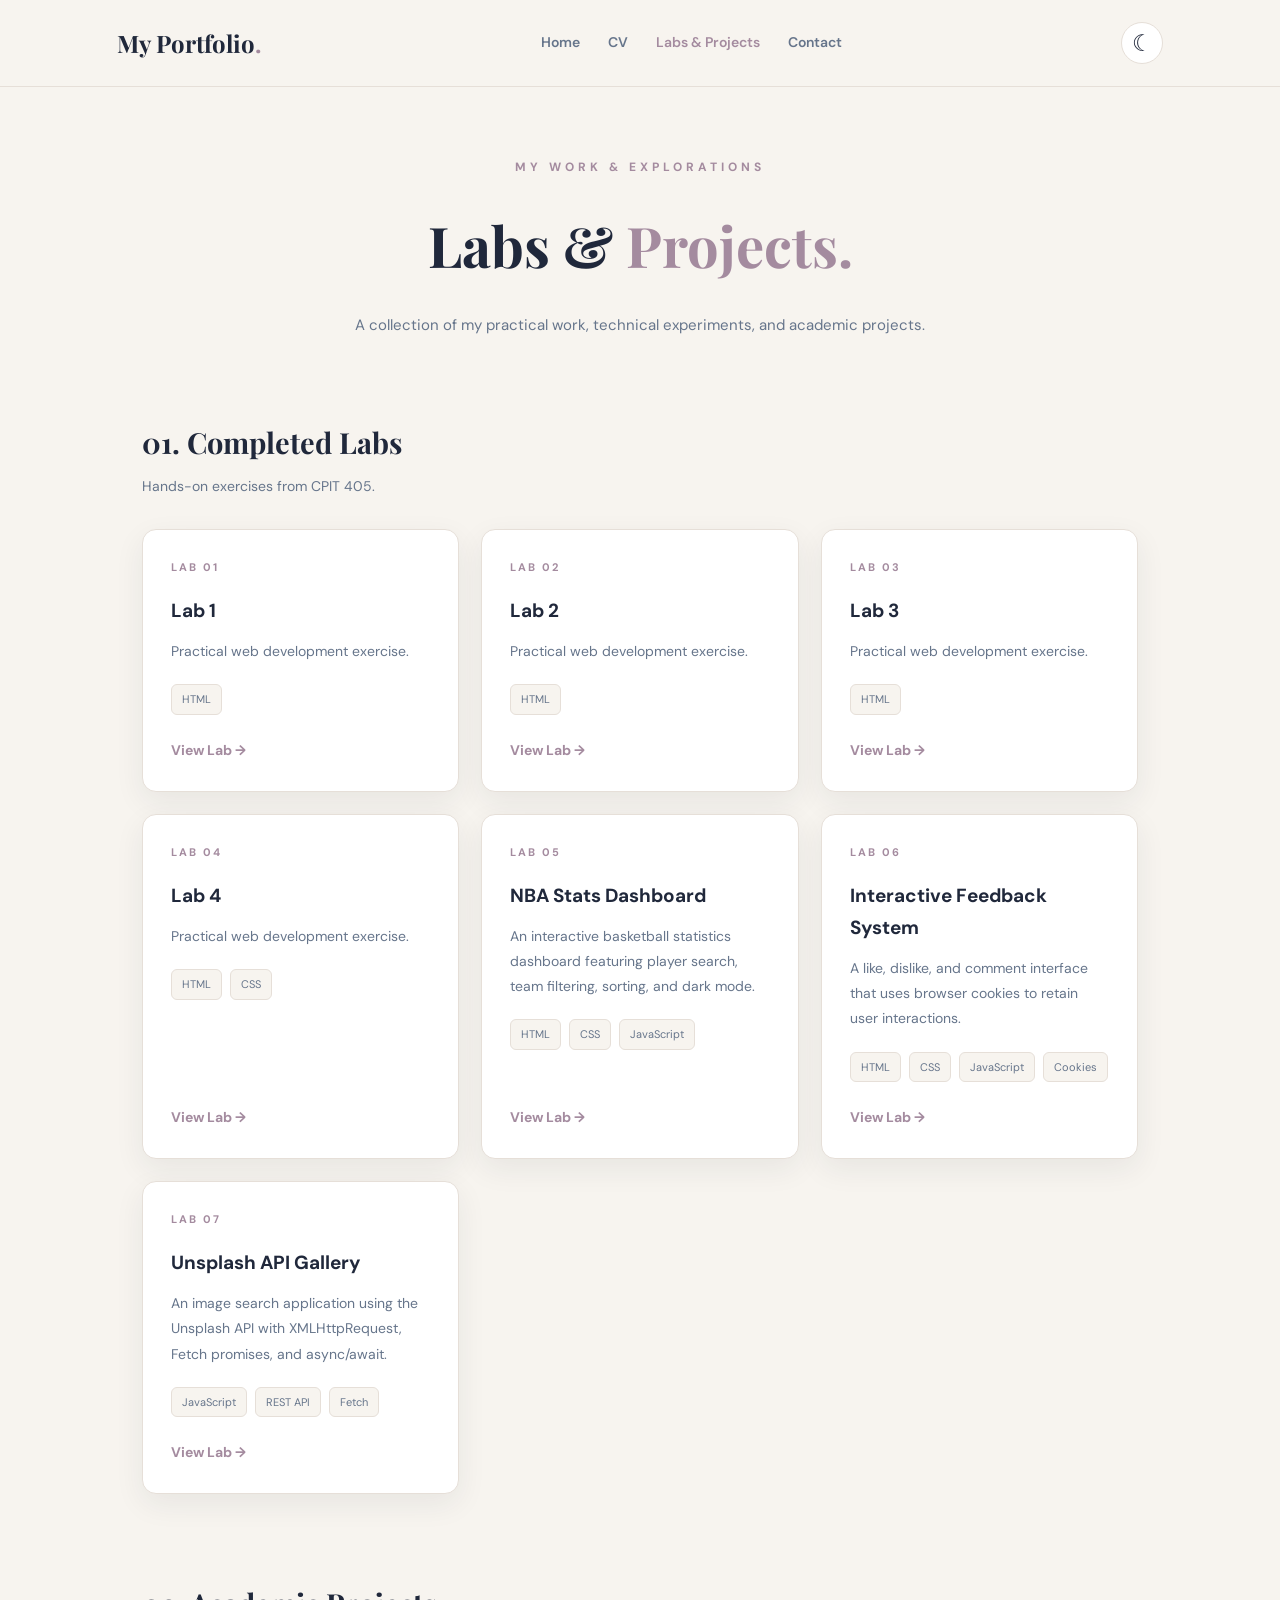
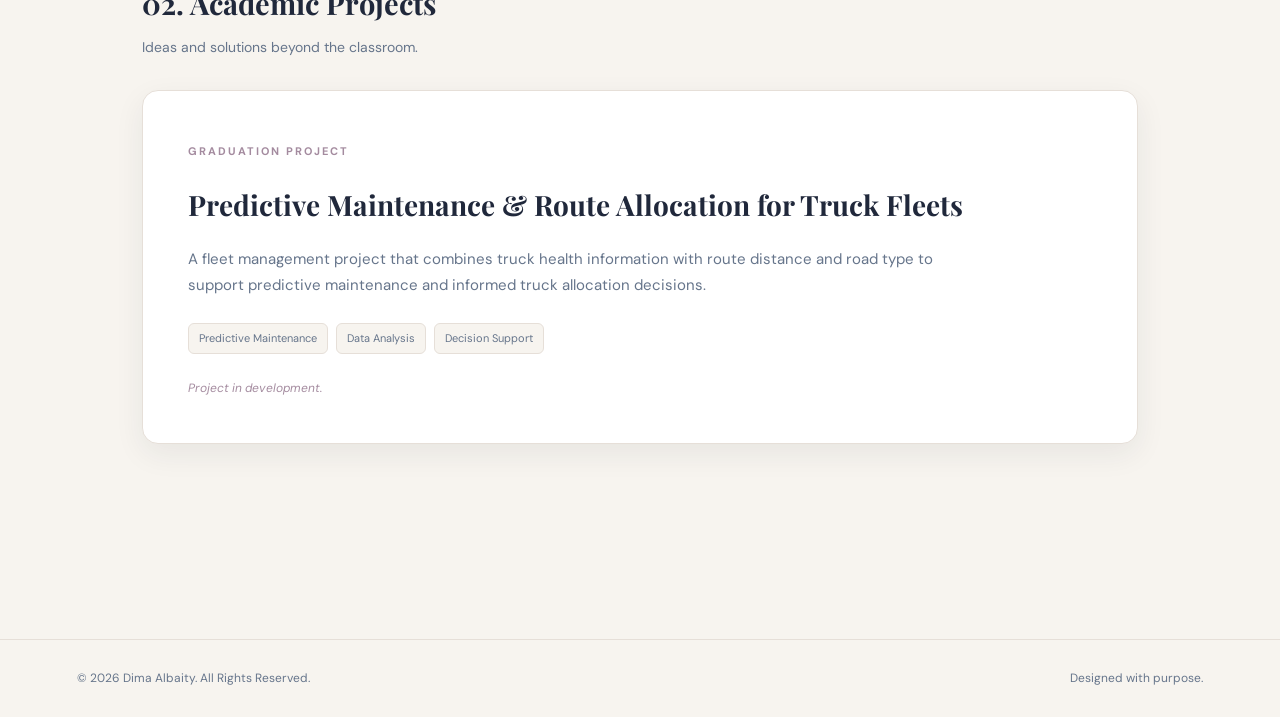
<file: Labs/Assignments/Labs.html>
<!DOCTYPE html>
<html lang="en">
<head>
    <meta charset="UTF-8">
    <meta name="viewport" content="width=device-width, initial-scale=1.0">
    <title>My Portfolio | Labs & Projects</title>
    <link rel="stylesheet" href="style.css">
</head>

<body>
    <header>
        <nav class="navbar">
            <a href="index.html" class="logo">My Portfolio<span>.</span></a>

            <div class="nav-links">
                <a href="index.html">Home</a>
                <a href="cv.html">CV</a>
                <a href="labs.html" class="active">Labs & Projects</a>
                <a href="contact.html">Contact</a>
            </div>

            <button id="theme-toggle" type="button" aria-label="Toggle dark mode">
                ☾
            </button>
        </nav>
    </header>

    <main class="projects-container">

        <section class="projects-heading">
            <p class="greeting">MY WORK & EXPLORATIONS</p>
            <h1>Labs & <span>Projects.</span></h1>
            <p>
                A collection of my practical work, technical
                experiments, and academic projects.
            </p>
        </section>

        <section class="projects-section">
            <div class="projects-section-title">
                <h2>01. Completed Labs</h2>
                <p>Hands-on exercises from CPIT 405.</p>
            </div>

            <div class="projects-grid">

                <article class="project-card">
                    <span class="project-number">LAB 01</span>
                    <h3>Lab 1</h3>
                    <p>Practical web development exercise.</p>
                    <div class="project-tags">
                        <span>HTML</span>
                    </div>
                    <a href="../Lab1.html" target="_blank" rel="noopener noreferrer" class="project-link">
                        View Lab →
                    </a>
                </article>

                <article class="project-card">
                    <span class="project-number">LAB 02</span>
                    <h3>Lab 2</h3>
                    <p>Practical web development exercise.</p>
                    <div class="project-tags">
                        <span>HTML</span>
                    </div>
                    <a href="../Lab2.html" target="_blank" rel="noopener noreferrer" class="project-link">
                        View Lab →
                    </a>
                </article>

                <article class="project-card">
                    <span class="project-number">LAB 03</span>
                    <h3>Lab 3</h3>
                    <p>Practical web development exercise.</p>
                    <div class="project-tags">
                        <span>HTML</span>
                    </div>
                    <a href="../Lab3.html" target="_blank" rel="noopener noreferrer" class="project-link">
                        View Lab →
                    </a>
                </article>

                <article class="project-card">
                    <span class="project-number">LAB 04</span>
                    <h3>Lab 4</h3>
                    <p>Practical web development exercise.</p>
                    <div class="project-tags">
                        <span>HTML</span>
                        <span>CSS</span>
                    </div>
                    <a href="../Lab4.html" target="_blank" rel="noopener noreferrer" class="project-link">
                        View Lab →
                    </a>
                </article>

                <article class="project-card">
                    <span class="project-number">LAB 05</span>
                    <h3>NBA Stats Dashboard</h3>
                    <p>
                        An interactive basketball statistics dashboard
                        featuring player search, team filtering,
                        sorting, and dark mode.
                    </p>
                    <div class="project-tags">
                        <span>HTML</span>
                        <span>CSS</span>
                        <span>JavaScript</span>
                    </div>
                    <a href="../Lab5.html" target="_blank" rel="noopener noreferrer" class="project-link">
                        View Lab →
                    </a>
                </article>

                <article class="project-card">
                    <span class="project-number">LAB 06</span>
                    <h3>Interactive Feedback System</h3>
                    <p>
                        A like, dislike, and comment interface
                        that uses browser cookies to retain
                        user interactions.
                    </p>
                    <div class="project-tags">
                        <span>HTML</span>
                        <span>CSS</span>
                        <span>JavaScript</span>
                        <span>Cookies</span>
                    </div>
                    <a href="../Lab6.html" target="_blank" rel="noopener noreferrer" class="project-link">
                        View Lab →
                    </a>
                </article>

                <article class="project-card">
                    <span class="project-number">LAB 07</span>
                    <h3>Unsplash API Gallery</h3>
                    <p>
                        An image search application using
                        the Unsplash API with XMLHttpRequest,
                        Fetch promises, and async/await.
                    </p>
                    <div class="project-tags">
                        <span>JavaScript</span>
                        <span>REST API</span>
                        <span>Fetch</span>
                    </div>
                    <a href="../Lab7.html" target="_blank" rel="noopener noreferrer" class="project-link">
                        View Lab →
                    </a>
                </article>

            </div>
        </section>

        <section class="projects-section">
            <div class="projects-section-title">
                <h2>02. Academic Projects</h2>
                <p>Ideas and solutions beyond the classroom.</p>
            </div>

            <article class="featured-project">
                <span class="project-number">GRADUATION PROJECT</span>

                <h3>
                    Predictive Maintenance & Route Allocation
                    for Truck Fleets
                </h3>

                <p>
                    A fleet management project that combines
                    truck health information with route distance
                    and road type to support predictive maintenance
                    and informed truck allocation decisions.
                </p>

                <div class="project-tags">
                    <span>Predictive Maintenance</span>
                    <span>Data Analysis</span>
                    <span>Decision Support</span>
                </div>

                <p class="project-note">
                    Project in development.
                </p>
            </article>
        </section>

    </main>

    <footer>
        <p>© 2026 Dima Albaity. All Rights Reserved.</p>
        <p>Designed with purpose.</p>
    </footer>

    <script src="theme.js"></script>
</body>
</html>
</file>
<file: Labs/Assignments/style.css>
@import url('https://fonts.googleapis.com/css2?family=DM+Sans:wght@400;500;600;700&family=Playfair+Display:wght@500;600;700&display=swap');

/* Light Theme */
:root {
    --background: #f7f4ef;
    --surface: #ffffff;
    --text: #20283b;
    --secondary-text: #66758b;
    --accent: #a48b9f;
    --border: #e6dfd8;
    --button-text: #ffffff;
    --shadow: 0 10px 30px rgba(32, 40, 59, 0.07);
}

/* Dark Theme */
body.dark-mode {
    --background: #171c2b;
    --surface: #242c40;
    --text: #f4f0eb;
    --secondary-text: #b7bdcd;
    --accent: #c4a9c0;
    --border: #394258;
    --button-text: #171c2b;
    --shadow: 0 10px 30px rgba(0, 0, 0, 0.18);
}

/* General */
* {
    margin: 0;
    padding: 0;
    box-sizing: border-box;
}

body {
    font-family: 'DM Sans', sans-serif;
    background-color: var(--background);
    color: var(--text);
    line-height: 1.7;
    transition: background-color 0.3s, color 0.3s;
}

a {
    text-decoration: none;
    color: inherit;
}

button {
    cursor: pointer;
    font-family: inherit;
}

/* Navigation */
header {
    border-bottom: 1px solid var(--border);
}

.navbar {
    max-width: 1200px;
    margin: auto;
    padding: 22px 6%;
    display: flex;
    justify-content: space-between;
    align-items: center;
    gap: 25px;
}

.logo {
    font-family: 'Playfair Display', serif;
    font-size: 24px;
    font-weight: 700;
}

.logo span {
    color: var(--accent);
}

.nav-links {
    display: flex;
    gap: 28px;
}

.nav-links a {
    font-size: 14px;
    font-weight: 600;
    color: var(--secondary-text);
    transition: color 0.3s;
}

.nav-links a:hover,
.nav-links a.active {
    color: var(--accent);
}

#theme-toggle {
    background: var(--surface);
    color: var(--text);
    border: 1px solid var(--border);
    border-radius: 50%;
    width: 42px;
    height: 42px;
    font-size: 23px;
    transition: transform 0.3s;
}

#theme-toggle:hover {
    transform: rotate(20deg);
}

/* Hero */
.hero {
    max-width: 1200px;
    margin: auto;
    padding: 110px 6%;
    min-height: 650px;
    display: flex;
    align-items: center;
    justify-content: space-between;
    gap: 60px;
}

.hero-content {
    max-width: 650px;
}

.greeting {
    color: var(--accent);
    letter-spacing: 4px;
    font-size: 12px;
    font-weight: 700;
    margin-bottom: 20px;
}

.hero h1 {
    font-family: 'Playfair Display', serif;
    font-size: clamp(38px, 5vw, 64px);
    line-height: 1.2;
    margin-bottom: 18px;
}

.hero h1 span {
    color: var(--accent);
}

.hero h2 {
    font-size: 20px;
    font-weight: 500;
    color: var(--secondary-text);
    margin-bottom: 25px;
}

.description {
    font-family: 'Playfair Display', serif;
    font-size: 22px;
    font-style: italic;
    margin-bottom: 22px;
}

.about {
    color: var(--secondary-text);
    font-size: 15px;
    max-width: 560px;
    margin-bottom: 18px;
}

.student-id {
    color: var(--secondary-text);
    font-size: 13px;
    margin-bottom: 32px;
}

/* Buttons */
.hero-buttons {
    display: flex;
    flex-wrap: wrap;
    gap: 15px;
}

.btn {
    display: inline-block;
    padding: 13px 25px;
    border-radius: 8px;
    font-weight: 600;
    font-size: 14px;
    transition: transform 0.3s, background-color 0.3s;
}

.btn:hover {
    transform: translateY(-4px);
}

.primary-btn {
    background-color: var(--text);
    color: var(--background);
}

.secondary-btn {
    border: 1px solid var(--accent);
    color: var(--text);
}

/* Decorative Circle */
.hero-decoration {
    text-align: center;
    flex-shrink: 0;
}

.circle {
    width: 250px;
    height: 250px;
    border-radius: 50%;
    border: 2px solid var(--accent);
    display: flex;
    justify-content: center;
    align-items: center;
    position: relative;
    box-shadow: var(--shadow);
}

.circle::before {
    content: "";
    position: absolute;
    inset: 15px;
    border: 1px dashed var(--accent);
    border-radius: 50%;
}

.circle span {
    font-family: 'Playfair Display', serif;
    font-size: 90px;
    color: var(--accent);
}

.hero-decoration p {
    margin-top: 20px;
    font-size: 13px;
    letter-spacing: 2px;
    color: var(--secondary-text);
}

/* Highlights */
.highlights {
    padding: 85px 6% 110px;
    background: var(--surface);
    text-align: center;
}

.highlights h2 {
    font-family: 'Playfair Display', serif;
    font-size: 34px;
    margin-bottom: 12px;
}

.section-subtitle {
    color: var(--secondary-text);
    margin-bottom: 45px;
    font-size: 15px;
}

.cards {
    max-width: 1100px;
    margin: auto;
    display: grid;
    grid-template-columns: repeat(3, 1fr);
    gap: 25px;
}

.card {
    padding: 35px 28px;
    border: 1px solid var(--border);
    border-radius: 14px;
    background: var(--background);
    text-align: left;
    transition: transform 0.3s, box-shadow 0.3s;
}

.card:hover {
    transform: translateY(-7px);
    box-shadow: var(--shadow);
}

.card-icon {
    color: var(--accent);
    font-size: 22px;
    font-weight: 700;
    margin-bottom: 18px;
}

.card h3 {
    font-size: 19px;
    margin-bottom: 12px;
}

.card p {
    font-size: 14px;
    color: var(--secondary-text);
}

/* Footer */
footer {
    padding: 28px 6%;
    border-top: 1px solid var(--border);
    display: flex;
    justify-content: space-between;
    gap: 15px;
    font-size: 12px;
    color: var(--secondary-text);
}

/* Responsive Design */
@media (max-width: 900px) {
    .hero {
        flex-direction: column-reverse;
        text-align: center;
        padding-top: 65px;
        gap: 45px;
    }

    .hero-buttons {
        justify-content: center;
    }

    .cards {
        grid-template-columns: 1fr;
    }
}

@media (max-width: 600px) {
    .navbar {
        flex-wrap: wrap;
        justify-content: center;
    }

    .logo {
        margin-right: auto;
    }

    .nav-links {
        order: 3;
        width: 100%;
        justify-content: center;
        flex-wrap: wrap;
        gap: 15px;
    }

    .hero {
        padding: 55px 6%;
    }

    .circle {
        width: 180px;
        height: 180px;
    }

    .circle span {
        font-size: 65px;
    }

    .description {
        font-size: 19px;
    }

    .highlights h2 {
        font-size: 28px;
    }

    footer {
        flex-direction: column;
        text-align: center;
    }
}


/* ============================= */
/* CV PAGE                       */
/* ============================= */

.cv-container {
    max-width: 1050px;
    margin: auto;
    padding: 70px 6% 110px;
}

.cv-heading {
    text-align: center;
    margin-bottom: 75px;
}

.cv-heading h1 {
    font-family: 'Playfair Display', serif;
    font-size: clamp(36px, 5vw, 55px);
    margin-bottom: 20px;
}

.cv-heading h1 span {
    color: var(--accent);
}

.cv-heading > p:last-child {
    color: var(--secondary-text);
    max-width: 600px;
    margin: auto;
    font-size: 15px;
}

.cv-section {
    margin-bottom: 55px;
}

.cv-section h2 {
    font-family: 'Playfair Display', serif;
    font-size: 27px;
    margin-bottom: 22px;
}

.cv-card {
    background: var(--surface);
    border: 1px solid var(--border);
    border-radius: 14px;
    padding: 32px;
    box-shadow: var(--shadow);
    transition: transform 0.3s, border-color 0.3s;
}

.cv-card:hover {
    transform: translateY(-4px);
    border-color: var(--accent);
}

.cv-card h3 {
    font-size: 20px;
    margin: 12px 0;
}

.cv-card p {
    color: var(--secondary-text);
    font-size: 15px;
    line-height: 1.9;
}

.cv-organization {
    color: var(--accent) !important;
    font-weight: 700;
    margin-bottom: 10px;
}

.cv-detail {
    margin-bottom: 15px;
}

.cv-tag {
    display: inline-block;
    background: var(--background);
    color: var(--accent);
    padding: 6px 14px;
    border: 1px solid var(--border);
    border-radius: 20px;
    font-size: 12px;
    font-weight: 700;
}

.cv-card ul {
    padding-left: 22px;
    margin-top: 18px;
}

.cv-card li {
    color: var(--secondary-text);
    font-size: 14px;
    margin-bottom: 12px;
}

.skills-grid {
    display: grid;
    grid-template-columns: repeat(2, 1fr);
    gap: 20px;
}

.skill-tags {
    display: flex;
    flex-wrap: wrap;
    gap: 10px;
    margin-top: 18px;
}

.skill-tags span {
    padding: 7px 13px;
    background: var(--background);
    color: var(--text);
    border: 1px solid var(--border);
    border-radius: 7px;
    font-size: 12px;
}

.cv-link {
    display: inline-block;
    margin-top: 20px;
    color: var(--accent);
    font-weight: 700;
    transition: transform 0.3s;
}

.cv-link:hover {
    transform: translateX(5px);
}

.cv-card a:not(.cv-link) {
    color: var(--accent);
    overflow-wrap: anywhere;
}

.cv-card a:hover {
    text-decoration: underline;
}

@media (max-width: 600px) {
    .cv-container {
        padding: 55px 6%;
    }

    .cv-heading {
        margin-bottom: 55px;
    }

    .cv-section h2 {
        font-size: 23px;
    }

    .cv-card {
        padding: 24px;
    }

    .skills-grid {
        grid-template-columns: 1fr;
    }
}


/* ============================= */
/* LABS & PROJECTS PAGE          */
/* ============================= */

.projects-container {
    max-width: 1150px;
    margin: auto;
    padding: 70px 6% 110px;
}

.projects-heading {
    text-align: center;
    margin-bottom: 80px;
}

.projects-heading h1 {
    font-family: 'Playfair Display', serif;
    font-size: clamp(38px, 5vw, 56px);
    margin-bottom: 20px;
}

.projects-heading h1 span {
    color: var(--accent);
}

.projects-heading > p:last-child {
    color: var(--secondary-text);
    max-width: 600px;
    margin: auto;
    font-size: 15px;
}

.projects-section {
    margin-bottom: 85px;
}

.projects-section-title {
    margin-bottom: 30px;
}

.projects-section-title h2 {
    font-family: 'Playfair Display', serif;
    font-size: 29px;
    margin-bottom: 8px;
}

.projects-section-title p {
    color: var(--secondary-text);
    font-size: 14px;
}

.projects-grid {
    display: grid;
    grid-template-columns: repeat(3, 1fr);
    gap: 22px;
}

.project-card {
    display: flex;
    flex-direction: column;
    background: var(--surface);
    border: 1px solid var(--border);
    border-radius: 14px;
    padding: 28px;
    box-shadow: var(--shadow);
    transition: transform 0.3s, border-color 0.3s;
}

.project-card:hover {
    transform: translateY(-7px);
    border-color: var(--accent);
}

.project-number {
    color: var(--accent);
    font-size: 11px;
    letter-spacing: 2px;
    font-weight: 700;
}

.project-card h3 {
    font-size: 19px;
    margin: 18px 0 12px;
}

.project-card p {
    color: var(--secondary-text);
    font-size: 14px;
    line-height: 1.8;
    margin-bottom: 20px;
}

.project-tags {
    display: flex;
    flex-wrap: wrap;
    gap: 8px;
    margin-bottom: 24px;
}

.project-tags span {
    background: var(--background);
    border: 1px solid var(--border);
    color: var(--secondary-text);
    border-radius: 6px;
    padding: 5px 10px;
    font-size: 11px;
}

.project-link {
    display: inline-block;
    margin-top: auto;
    color: var(--accent);
    font-weight: 700;
    font-size: 14px;
    transition: transform 0.3s;
}

.project-link:hover {
    transform: translateX(5px);
}

.featured-project {
    background: var(--surface);
    border: 1px solid var(--border);
    border-radius: 16px;
    padding: 45px;
    box-shadow: var(--shadow);
}

.featured-project h3 {
    font-family: 'Playfair Display', serif;
    font-size: 28px;
    margin: 18px 0;
}

.featured-project > p {
    color: var(--secondary-text);
    font-size: 15px;
    max-width: 800px;
    margin-bottom: 25px;
}

.featured-project .project-note {
    font-size: 12px;
    font-style: italic;
    color: var(--accent);
    margin-bottom: 0;
}

@media (max-width: 950px) {
    .projects-grid {
        grid-template-columns: repeat(2, 1fr);
    }
}

@media (max-width: 600px) {
    .projects-container {
        padding: 55px 6%;
    }

    .projects-grid {
        grid-template-columns: 1fr;
    }

    .featured-project {
        padding: 28px;
    }

    .featured-project h3 {
        font-size: 23px;
    }
}


/* ============================= */
/* CONTACT PAGE                  */
/* ============================= */

.contact-container {
    max-width: 1150px;
    margin: auto;
    padding: 70px 6% 110px;
}

.contact-heading {
    text-align: center;
    margin-bottom: 75px;
}

.contact-heading h1 {
    font-family: 'Playfair Display', serif;
    font-size: clamp(38px, 5vw, 56px);
    margin-bottom: 20px;
}

.contact-heading h1 span {
    color: var(--accent);
}

.contact-heading > p:last-child {
    color: var(--secondary-text);
    font-size: 15px;
    max-width: 550px;
    margin: auto;
}

.contact-layout {
    display: grid;
    grid-template-columns: 1fr 1.1fr;
    gap: 65px;
    align-items: start;
}

.contact-label {
    color: var(--accent);
    font-size: 11px;
    font-weight: 700;
    letter-spacing: 2px;
}

.contact-info h2 {
    font-family: 'Playfair Display', serif;
    font-size: 34px;
    line-height: 1.3;
    margin: 18px 0 22px;
}

.contact-info > p {
    color: var(--secondary-text);
    font-size: 15px;
    margin-bottom: 40px;
}

.contact-detail {
    display: flex;
    align-items: center;
    gap: 18px;
    margin-bottom: 28px;
}

.contact-detail-icon {
    display: flex;
    align-items: center;
    justify-content: center;
    width: 48px;
    height: 48px;
    flex-shrink: 0;
    background: var(--surface);
    border: 1px solid var(--border);
    border-radius: 12px;
    color: var(--accent);
    font-size: 23px;
}

.contact-detail h3 {
    font-size: 15px;
    margin-bottom: 3px;
}

.contact-detail a {
    color: var(--secondary-text);
    font-size: 13px;
    overflow-wrap: anywhere;
    transition: color 0.3s;
}

.contact-detail a:hover {
    color: var(--accent);
}

.contact-quote {
    margin-top: 45px;
    border-left: 3px solid var(--accent);
    padding: 15px 22px;
    background: var(--surface);
    border-radius: 0 10px 10px 0;
}

.contact-quote p {
    font-family: 'Playfair Display', serif;
    font-size: 18px;
    font-style: italic;
    color: var(--secondary-text);
}

/* Contact Form */
.contact-form-card {
    background: var(--surface);
    border: 1px solid var(--border);
    border-radius: 18px;
    padding: 42px;
    box-shadow: var(--shadow);
}

.contact-form-card h2 {
    font-family: 'Playfair Display', serif;
    font-size: 30px;
    margin: 12px 0;
}

.form-intro {
    color: var(--secondary-text);
    font-size: 14px;
    margin-bottom: 30px;
}

.form-group {
    margin-bottom: 22px;
}

.form-group label {
    display: block;
    font-size: 13px;
    font-weight: 700;
    margin-bottom: 9px;
}

.form-group input,
.form-group textarea {
    width: 100%;
    padding: 14px 16px;
    border: 1px solid var(--border);
    border-radius: 9px;
    background: var(--background);
    color: var(--text);
    font-family: inherit;
    font-size: 14px;
    outline: none;
    transition: border-color 0.3s;
}

.form-group input:focus,
.form-group textarea:focus {
    border-color: var(--accent);
}

.form-group input::placeholder,
.form-group textarea::placeholder {
    color: var(--secondary-text);
    opacity: 0.7;
}

.form-group textarea {
    resize: vertical;
    min-height: 140px;
}

.message-type {
    display: flex;
    flex-wrap: wrap;
    gap: 18px;
    border: none;
    margin-bottom: 28px;
}

.message-type legend {
    font-size: 13px;
    font-weight: 700;
    margin-bottom: 12px;
}

.message-type label {
    font-size: 13px;
    color: var(--secondary-text);
    cursor: pointer;
}

.message-type input {
    accent-color: var(--accent);
    margin-right: 5px;
}

.send-button {
    width: 100%;
    background: var(--text);
    color: var(--background);
    border: none;
    border-radius: 9px;
    padding: 16px;
    font-size: 14px;
    font-weight: 700;
    display: flex;
    justify-content: center;
    align-items: center;
    gap: 12px;
    transition: transform 0.3s, opacity 0.3s;
}

.send-button:hover {
    transform: translateY(-3px);
    opacity: 0.9;
}

.send-button span {
    font-size: 19px;
}

.hidden-field {
    display: none;
}

/* Responsive */
@media (max-width: 850px) {
    .contact-layout {
        grid-template-columns: 1fr;
        gap: 45px;
    }
}

@media (max-width: 600px) {
    .contact-container {
        padding: 55px 6%;
    }

    .contact-heading {
        margin-bottom: 50px;
    }

    .contact-info h2 {
        font-size: 28px;
    }

    .contact-form-card {
        padding: 27px 22px;
    }
}
</file>
<file: Labs/Lab5.css>
body {
    font-family: Arial, sans-serif;
    background-color: #f4f4f4;
    color: #333;
    margin: 0;
    padding: 0;
}

.container {
    width: 80%;
    margin: 0 auto;
    padding: 20px;
}

header {
    display: flex;
    justify-content: space-between;
    align-items: center;
}

#search {
    padding: 10px;
    border: 1px solid #ccc;
    border-radius: 4px;
    width: 200px;
    margin-right: 10px;
}

#team-filter {
    padding: 10px;
    border: 1px solid #ccc;
    border-radius: 4px;
    width: 150px;
}

.table-filters {
    display: flex;
    align-items: center;
    margin-bottom: 20px;
}

table {
    width: 100%;
    border-collapse: collapse;
}

th,
td {
    padding: 10px;
    border: 1px solid #ddd;
    text-align: left;
}

th {
    cursor: pointer;
}

.dark-mode {
    background-color: #333;
    color: #f4f4f4;
}

.dark-mode table {
    border-color: #555;
}

.dark-mode th,
.dark-mode td {
    border-color: #555;
}
</file>
<file: Labs/Lab6.css>
body {
    font-family: Arial, sans-serif;
    text-align: center;
    background-color: white;
    margin: 0;
    padding: 20px;
}

.container {
    max-width: 800px;
    margin: auto;
}

h1 {
    font-size: 45px;
}

h2 {
    font-size: 32px;
    margin-top: 35px;
}

.vote-buttons {
    display: flex;
    justify-content: center;
    gap: 20px;
    margin: 40px 0;
}

.vote-buttons button {
    font-size: 45px;
    padding: 15px 30px;
    background-color: #e8e8ed;
    border: 1px solid #aaa;
    border-radius: 6px;
    cursor: pointer;
    transition: transform 0.2s;
}

.vote-buttons button:hover {
    transform: scale(1.05);
}

.vote-buttons button:disabled {
    opacity: 0.6;
    cursor: not-allowed;
}

textarea {
    width: 100%;
    height: 150px;
    padding: 15px;
    box-sizing: border-box;
    font-size: 20px;
    border: 1px solid #ccc;
    border-radius: 6px;
}

.actions {
    margin-top: 20px;
}

.actions button {
    padding: 12px 25px;
    margin: 5px;
    background-color: #555;
    color: white;
    border: none;
    border-radius: 6px;
    cursor: pointer;
}

.actions button:hover {
    background-color: #333;
}

#message {
    color: #287a38;
}

#comments-list {
    margin-top: 20px;
    text-align: left;
}

.comment {
    padding: 12px;
    margin: 10px 0;
    background-color: #f1f1f1;
    border-radius: 5px;
    overflow-wrap: anywhere;
}

@media (max-width: 600px) {
    .vote-buttons button {
        font-size: 28px;
        padding: 12px;
    }
}
</file>
